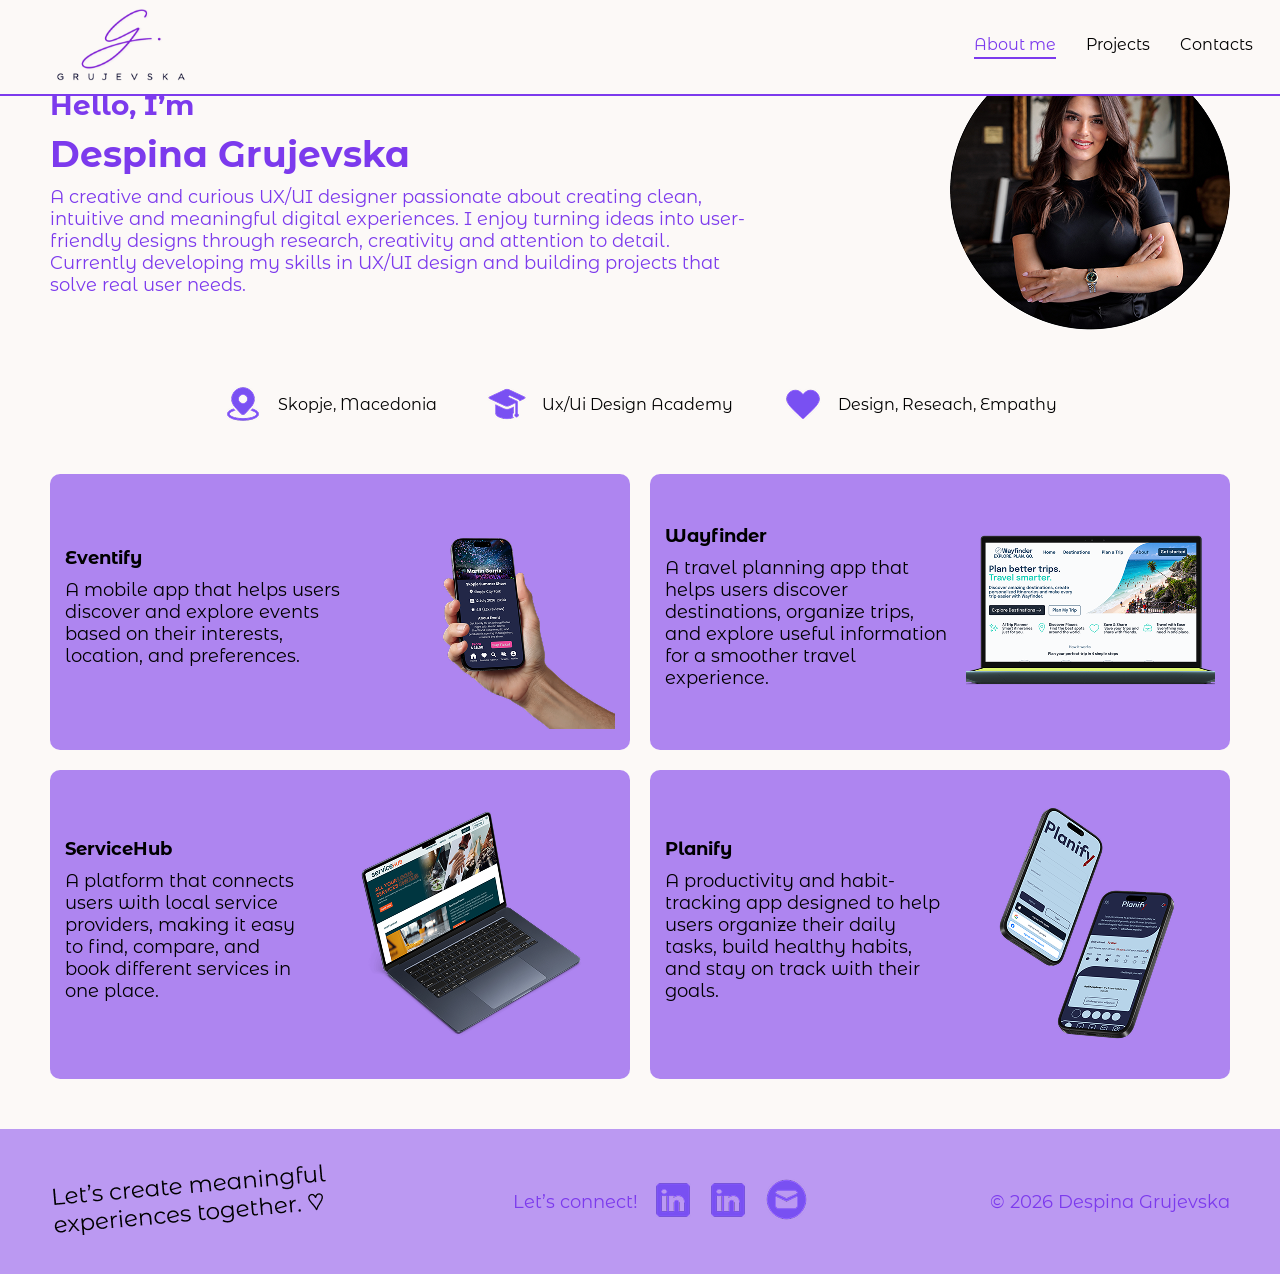
<file: index.html>
<!DOCTYPE html>
<html lang="en">

<head>
  <meta charset="UTF-8">
  <meta name="viewport" content="width=device-width, initial-scale=1.0">
  <title>Grujevska Portfolio</title>
  <link rel="stylesheet" href="main.css">
  <link rel="icon" href="images/flaticon.png">
</head>

<body>
  <header>
    <a href="index.html" class="logo">
      <img src="images/dg.svg" alt="logo">
    </a>
    <nav>
      <a href="index.html#hero" class="active"><span>About me</span></a>
      <a href="index.html#projects"><span>Projects</span></a>
      <a href="index.html#contact"><span>Contacts</span></a>
      <a href="mailto:despinagrujevska239@gmail.com"><img src="images/icon-mail.png" alt="mail"></a>
    </nav>
  </header>
  <main>
    <section id="hero">
      <div class="hero-section-top">
        <div class="hero-info">
          <h2> Hello, I’m </h2>
          <h1> Despina Grujevska</h1>
          <p>
            A creative and curious UX/UI designer passionate about creating clean, intuitive and meaningful digital
            experiences. I enjoy turning ideas into user-friendly designs through research, creativity and attention to
            detail. Currently developing my skills in UX/UI design and building projects that solve real user needs.
          </p>
        </div>
        <div class="hero-img"><img src="images/hero-img.png" alt="Despina"></div>
      </div>
      <div class="hero-points">
        <div class="hp">
          <img src="images/location.png" alt="location">
          <span>Skopje, Macedonia</span>
        </div>
        <div class="hp">
          <img src="images/education.png" alt="education">
          <span>Ux/Ui Design Academy</span>
        </div>
        <div class="hp">
          <img src="images/heart.png" alt="heart">
          <span>Design, Reseach, Empathy</span>
        </div>
      </div>
    </section>
    <section id="projects">
      <a href="cs-eventify.html" class="project-item">
        <div class="project-info">
          <h2>Eventify</h2>
          <p>A mobile app that helps users discover and explore events based on their interests, location, and
            preferences.</p>
        </div>
        <div class="project-img">
          <img src="images/cover-eventify.png" alt="cover-eventify">
        </div>
      </a>
      <a href="cs-wayfinder.html" class="project-item">
        <div class="project-info">
          <h2>Wayfinder</h2>
          <p>A travel planning app that helps users discover destinations, organize trips, and explore useful
            information for a smoother travel experience.</p>
        </div>
        <div class="project-img">
          <img src="images/cover-wayfinder.png" alt="wayfinder">
        </div>
      </a>
      <a href="cs-servicehub.html" class="project-item">
        <div class="project-info">
          <h2>ServiceHub</h2>
          <p>A platform that connects users with local service providers, making it easy to find, compare, and book
            different services in one place.</p>
        </div>
        <div class="project-img">
          <img src="images/cover-servicehub.png" alt="cover-servicehub">
        </div>
      </a>
      <a href="cs-planify.html" class="project-item">
        <div class="project-info">
          <h2>Planify</h2>
          <p>A productivity and habit-tracking app designed to help users organize their daily tasks, build healthy
            habits, and stay on track with their goals.</p>
        </div>
        <div class="project-img">
          <img src="images/cover-planify.png" alt="cover-planify">
        </div>
      </a>
    </section>
  </main>
  <footer id="contact">
    <div class="footer-deco">
      <img src="images/fouter-deco.png" alt="deco">
    </div>
    <div class="footer-contacts">
      <p>Let’s connect!</p>
      <a href="https://www.instagram.com/d.grujevska"><img src="images/linkedin.png" alt="instagram"></a>
      <a
        href="https://www.linkedin.com/in/despina-grujevska-15b585445?utm_source=share_via&utm_content=profile&utm_medium=member_ios"><img
          src="images/linkedin.png" alt="linkedin"></a>
      <a href="mailto:despinagrujevska239@gmail.com"><img src="images/icon-mail.png" alt="mail"></a>
    </div>
    <div class="footer-rights">
      <p>© 2026 Despina Grujevska</p>
    </div>
  </footer>
  <script src="main.js"></script>
</body>

</html>
</file>
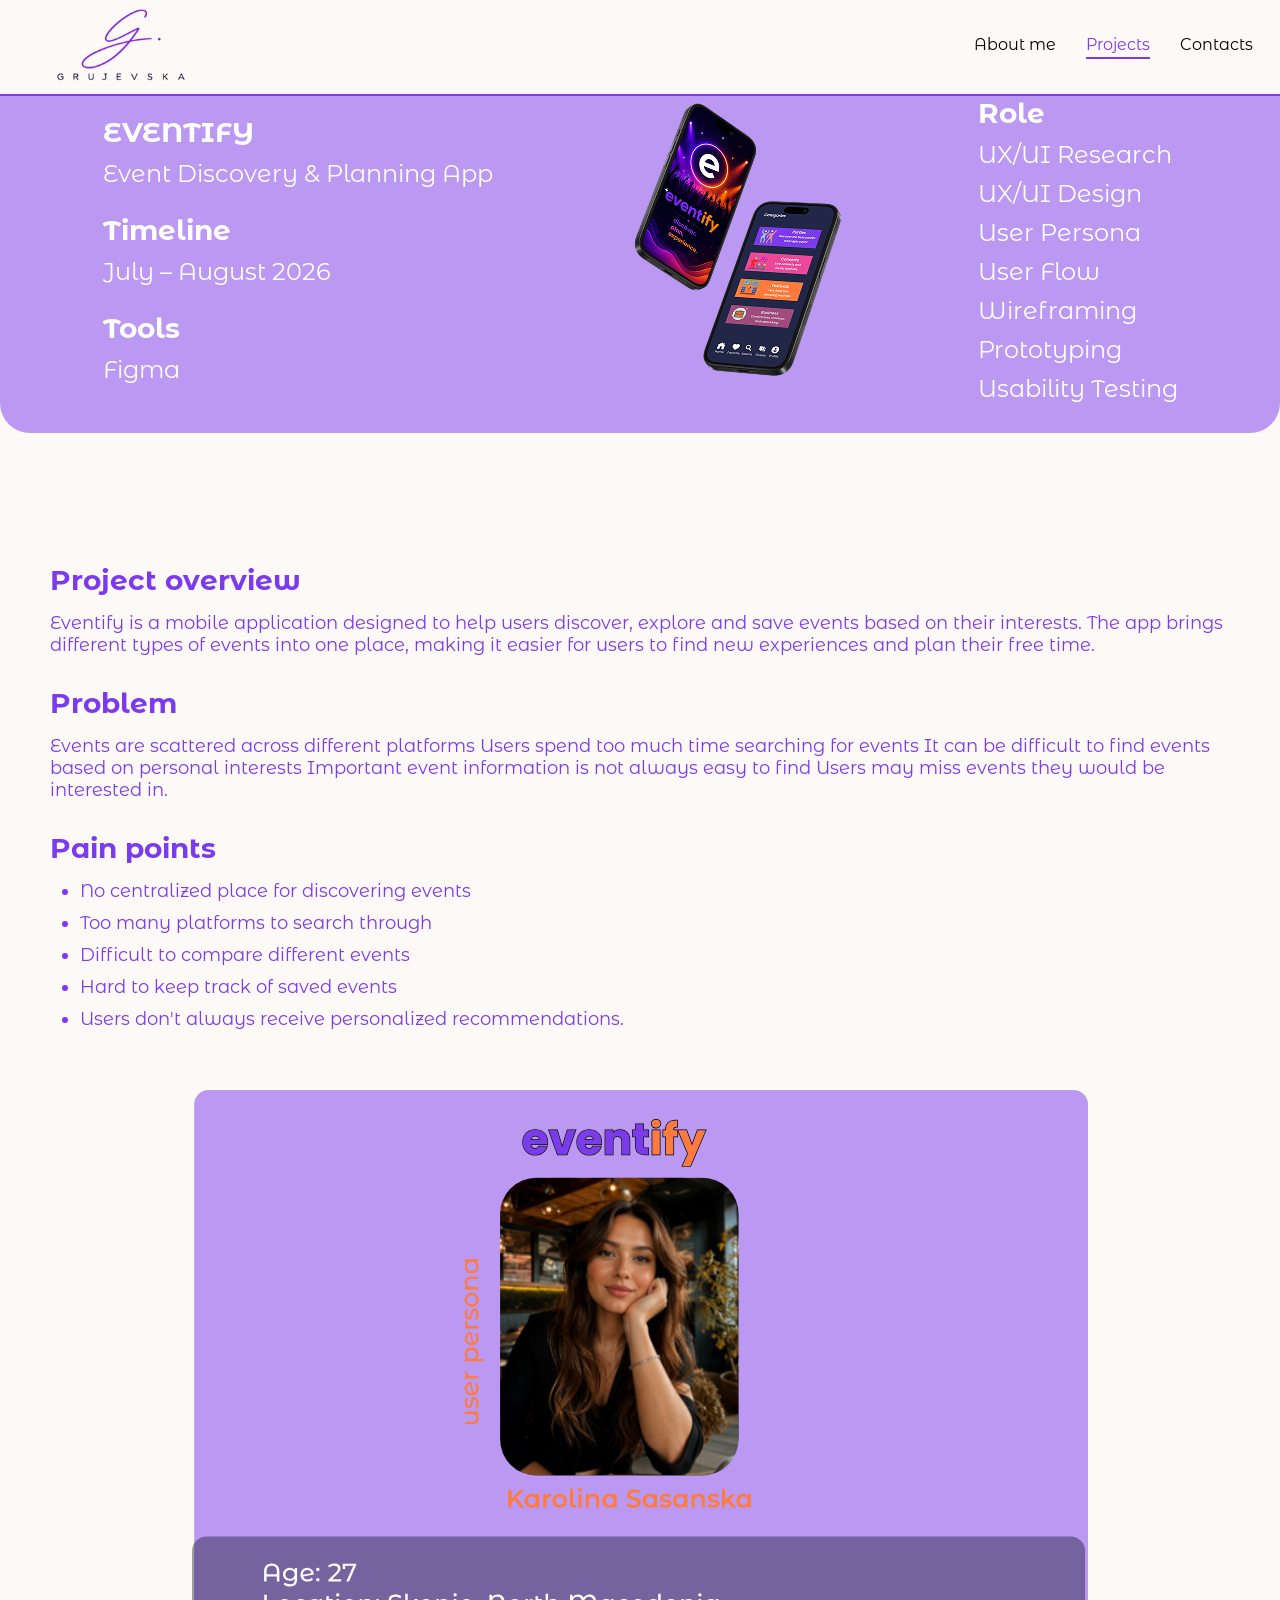
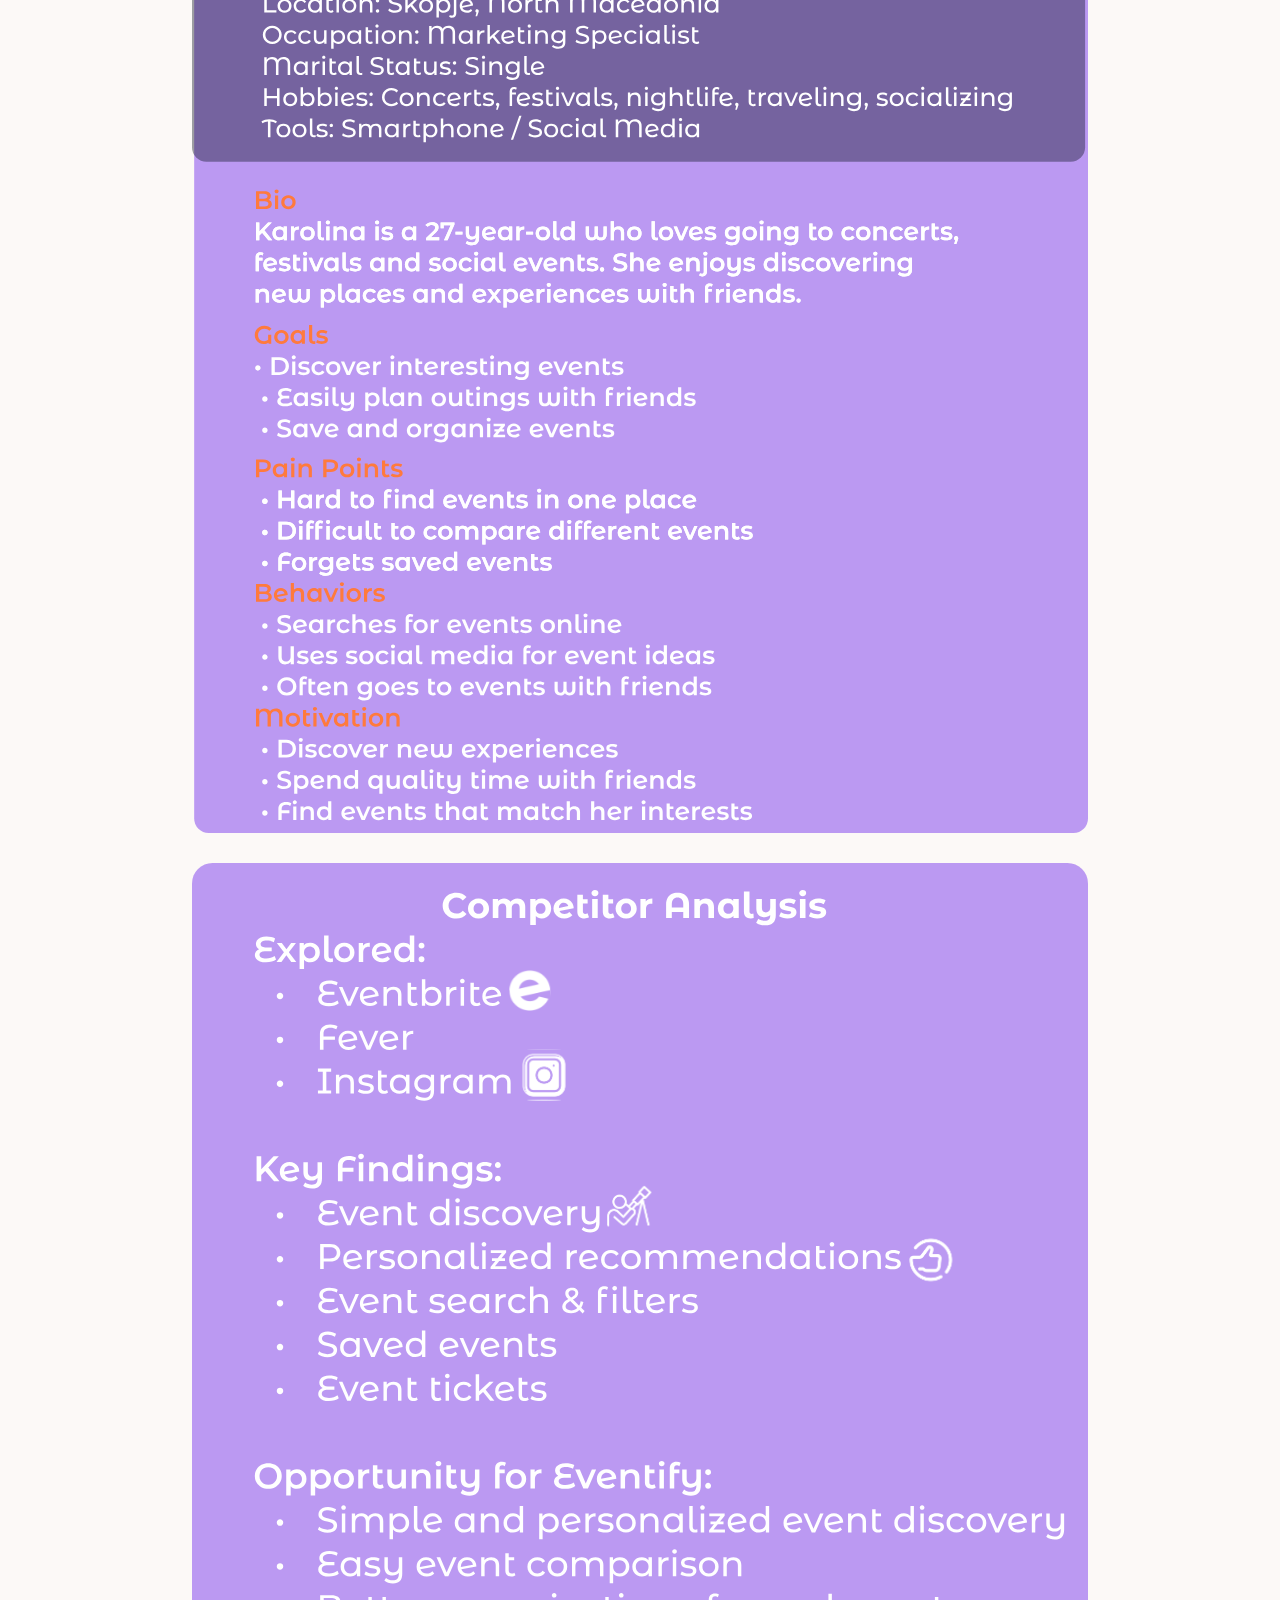
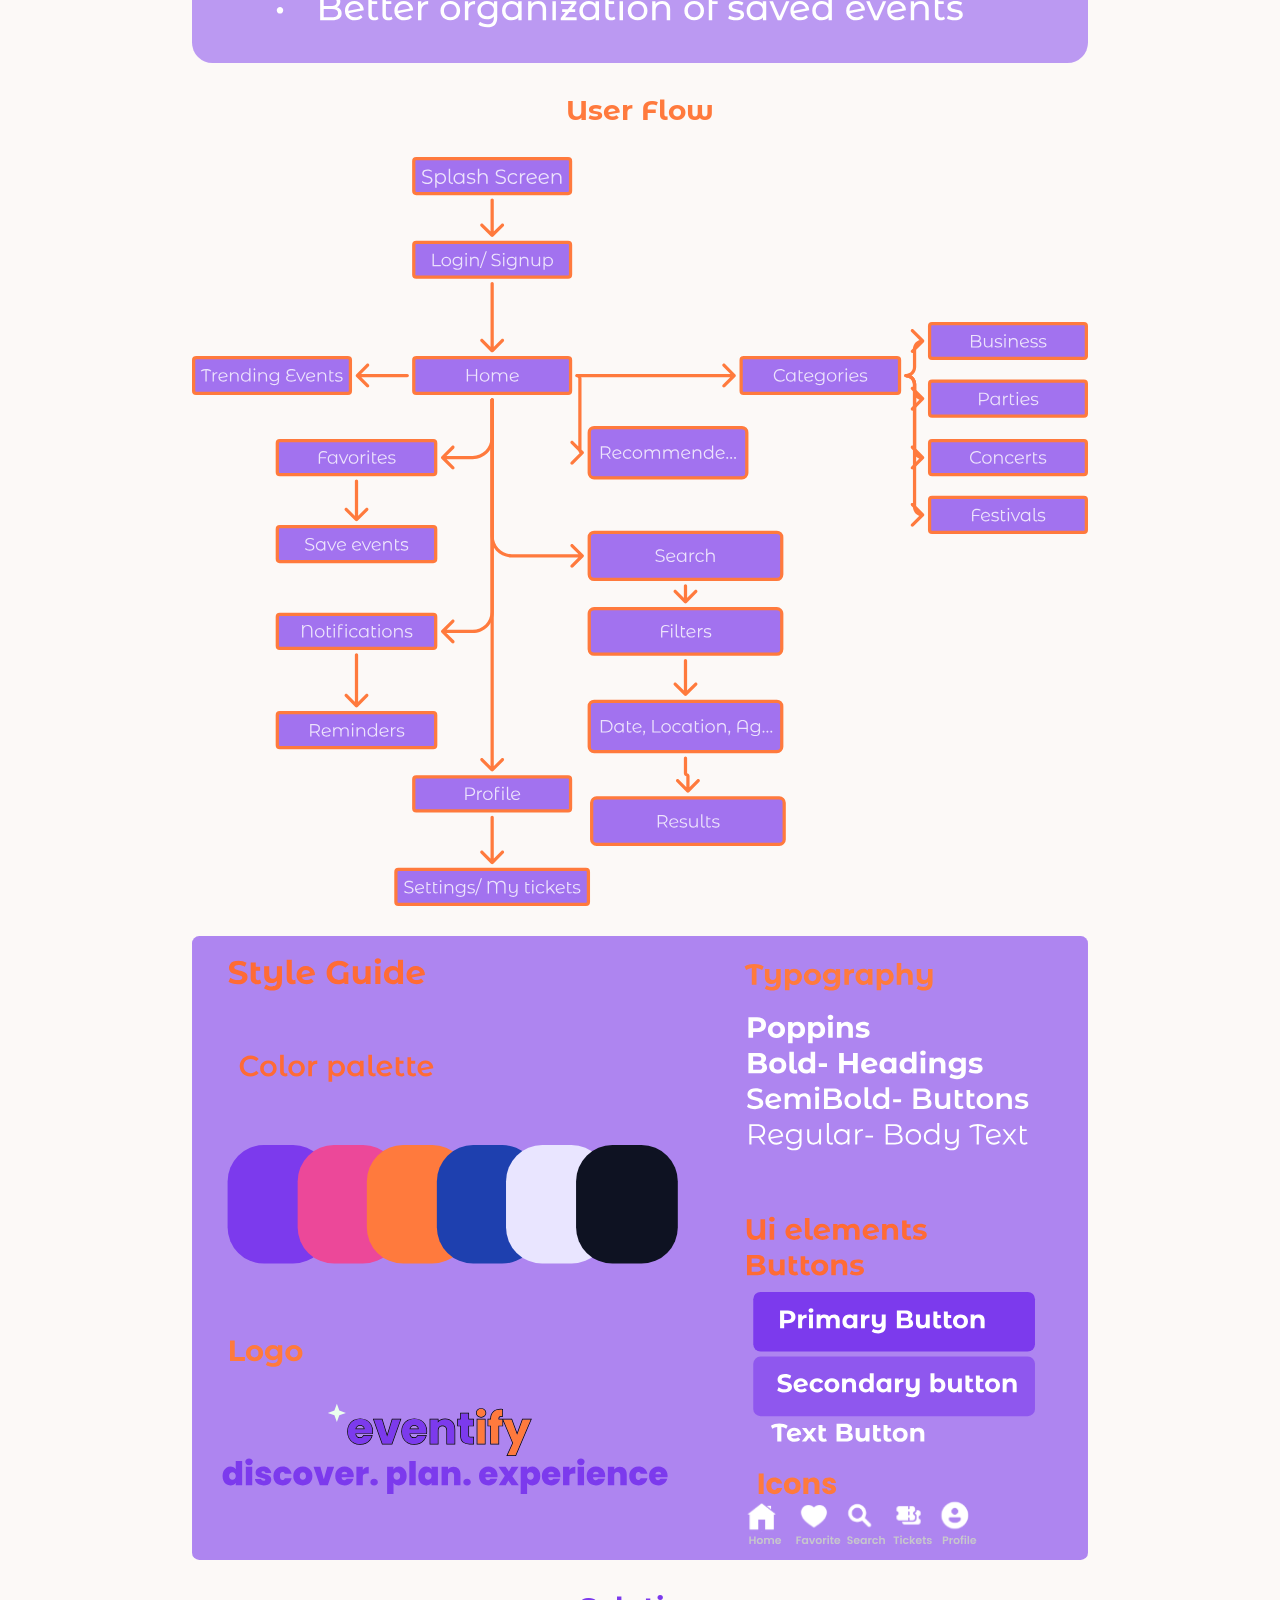
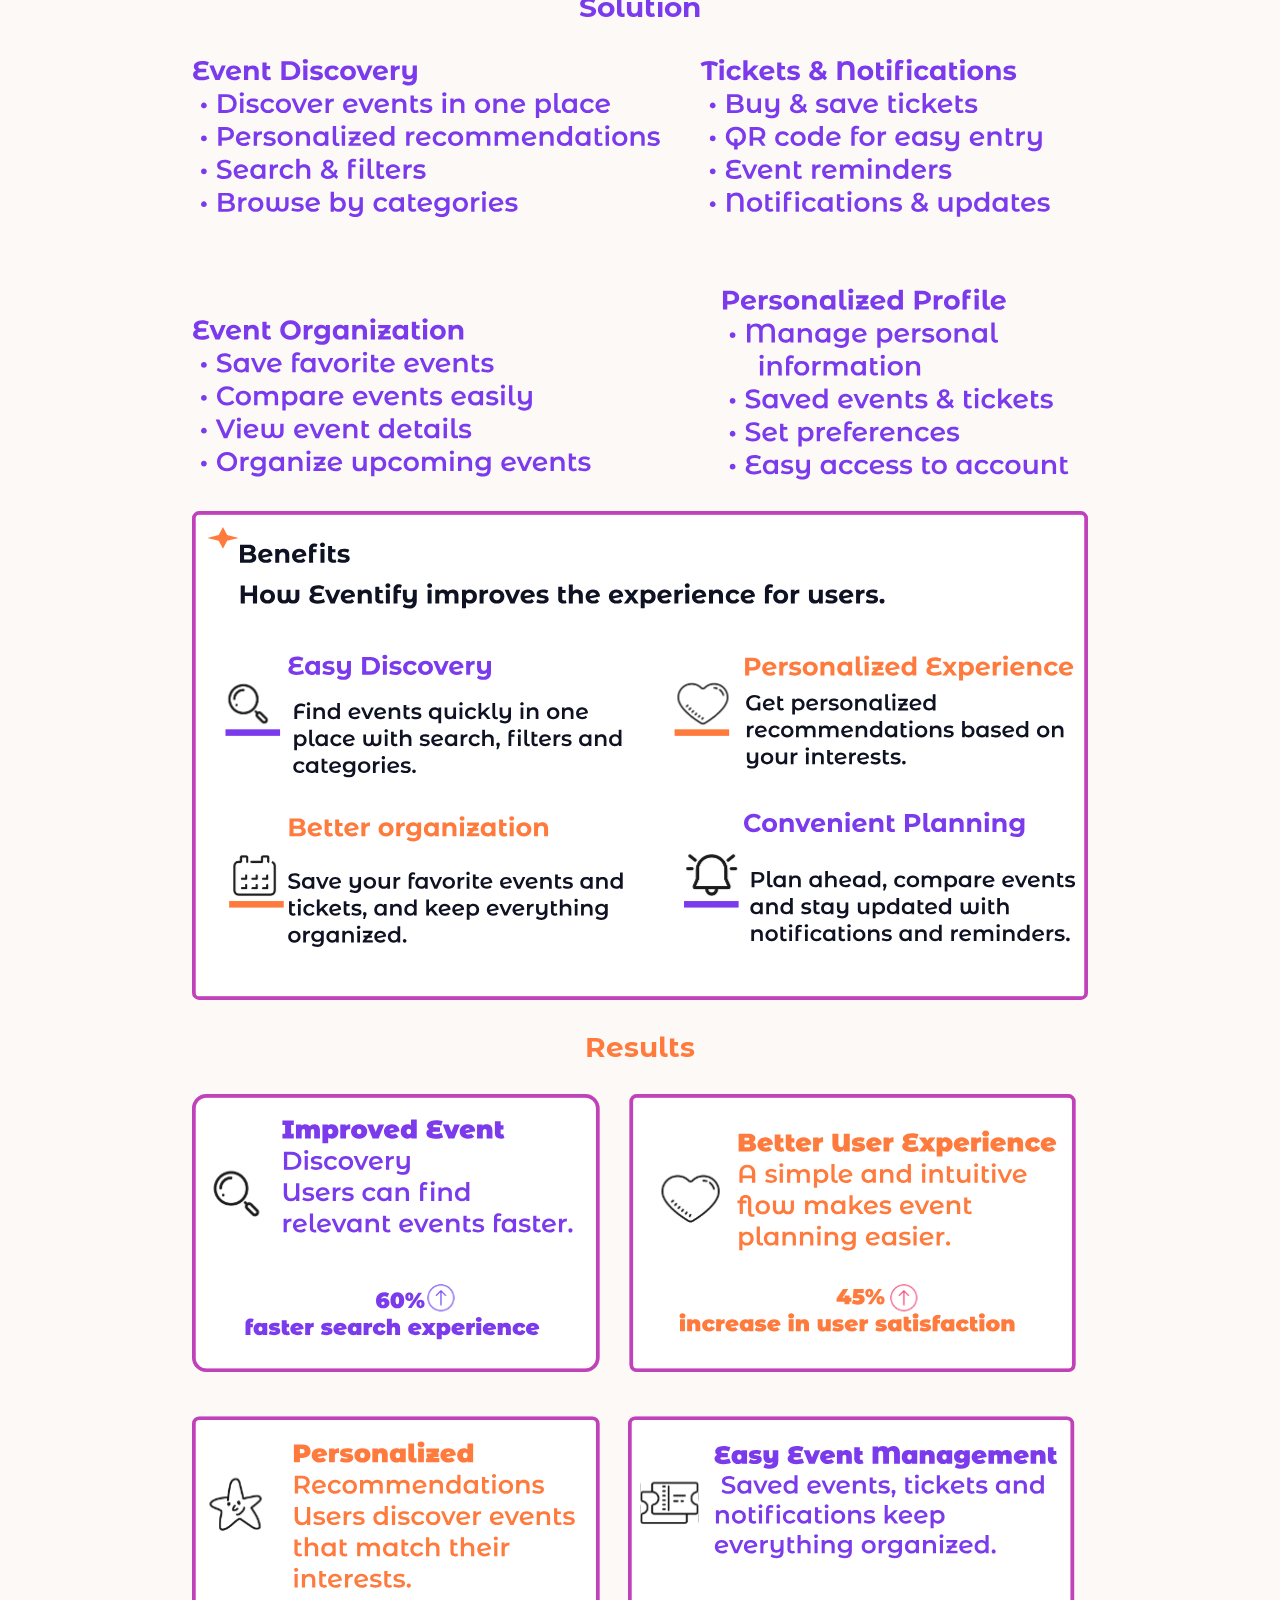
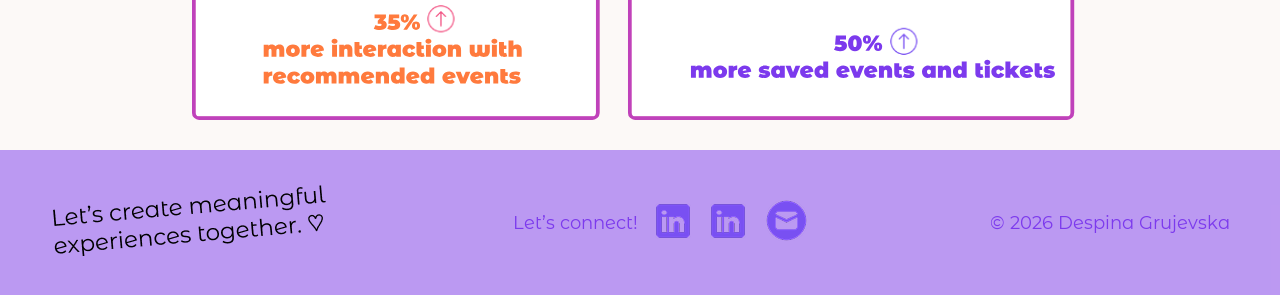
<file: cs-eventify.html>
<!DOCTYPE html>
<html lang="en">

<head>
  <meta charset="UTF-8">
  <meta name="viewport" content="width=device-width, initial-scale=1.0">
  <title>Grujevska Portfolio | Eventify</title>
  <link rel="stylesheet" href="main.css">
  <link rel="icon" href="images/flaticon.png">
</head>

<body>
  <header>
    <a href="index.html" class="logo">
      <img src="images/dg.svg" alt="logo">
    </a>
    <nav>
      <a href="index.html#hero"><span>About me</span></a>
      <a href="index.html#projects" class="active"><span>Projects</span></a>
      <a href="index.html#contact"><span>Contacts</span></a>
      <a href="mailto:despinagrujevska239@gmail.com"><img src="images/icon-mail.png" alt="mail"></a>
    </nav>
  </header>
  <main>
    <section class="p-hero">
      <div class="p-hero-info">
        <h2>EVENTIFY</h2>
        <span>Event Discovery & Planning App</span>
        <h2>Timeline</h2>
        <span>July – August 2026</span>
        <h2>Tools</h2>
        <span>Figma</span>
      </div>
      <div class="p-hero-img">
        <img src="images/eventify/cs-eventify-hero.png" alt="">
      </div>
      <div class="p-hero-role">
        <h2>Role</h2>
        <span> UX/UI Research</span>
        <span> UX/UI Design</span>
        <span> User Persona</span>
        <span> User Flow</span>
        <span> Wireframing</span>
        <span> Prototyping</span>
        <span> Usability Testing</span>
      </div>
    </section>
    <section class="p-info">
      <h2>Project overview</h2>
      <p>Eventify is a mobile application designed to help users discover, explore and save events based on their
        interests. The app brings different types of events into one place, making it easier for users to find new
        experiences and plan their free time.</p>
      <h2>Problem</h2>
      <p>Events are scattered across different platforms
        Users spend too much time searching for events
        It can be difficult to find events based on personal
        interests
        Important event information is not always easy to find
        Users may miss events they would be interested in.</p>
      <h2>Pain points</h2>
      <ul>
        <li>No centralized place for discovering events</li>
        <li>Too many platforms to search through</li>
        <li>Difficult to compare different events</li>
        <li>Hard to keep track of saved events</li>
        <li>Users don't always receive personalized recommendations.</li>
      </ul>
    </section>
    <section class="p-elements">
      <img src="images/eventify/eventify-persona.svg" alt="user persona">
      <img src="images/eventify/eventify-competitor.svg" alt="competitor analisys">
      <h2 class="subtitle-orange">User Flow</h2>
      <img src="images/eventify/eventify-userFlow.svg" alt="userflow">
      <img src="images/eventify/eventify-styleguide.svg" alt="styleguide">
      <h2>Solution</h2>
      <img src="images/eventify/eventify-solution.svg" alt="solution">
      <img src="images/eventify/eventify-benefits.svg" alt="benefits">
      <h2 class="subtitle-orange">Results</h2>
      <img src="images/eventify/eventify-resaults.svg" alt="resaults">
    </section>
  </main>
  <footer id="contact">
    <div class="footer-deco">
      <img src="images/fouter-deco.png" alt="deco">
    </div>
    <div class="footer-contacts">
      <p>Let’s connect!</p>
      <a href="https://www.instagram.com/d.grujevska"><img src="images/linkedin.png" alt="instagram"></a>
      <a
        href="https://www.linkedin.com/in/despina-grujevska-15b585445?utm_source=share_via&utm_content=profile&utm_medium=member_ios"><img
          src="images/linkedin.png" alt="linkedin"></a>
      <a href="mailto:despinagrujevska239@gmail.com"><img src="images/icon-mail.png" alt="mail"></a>
    </div>
    <div class="footer-rights">
      <p>© 2026 Despina Grujevska</p>
    </div>
  </footer>
</body>

</html>
</file>
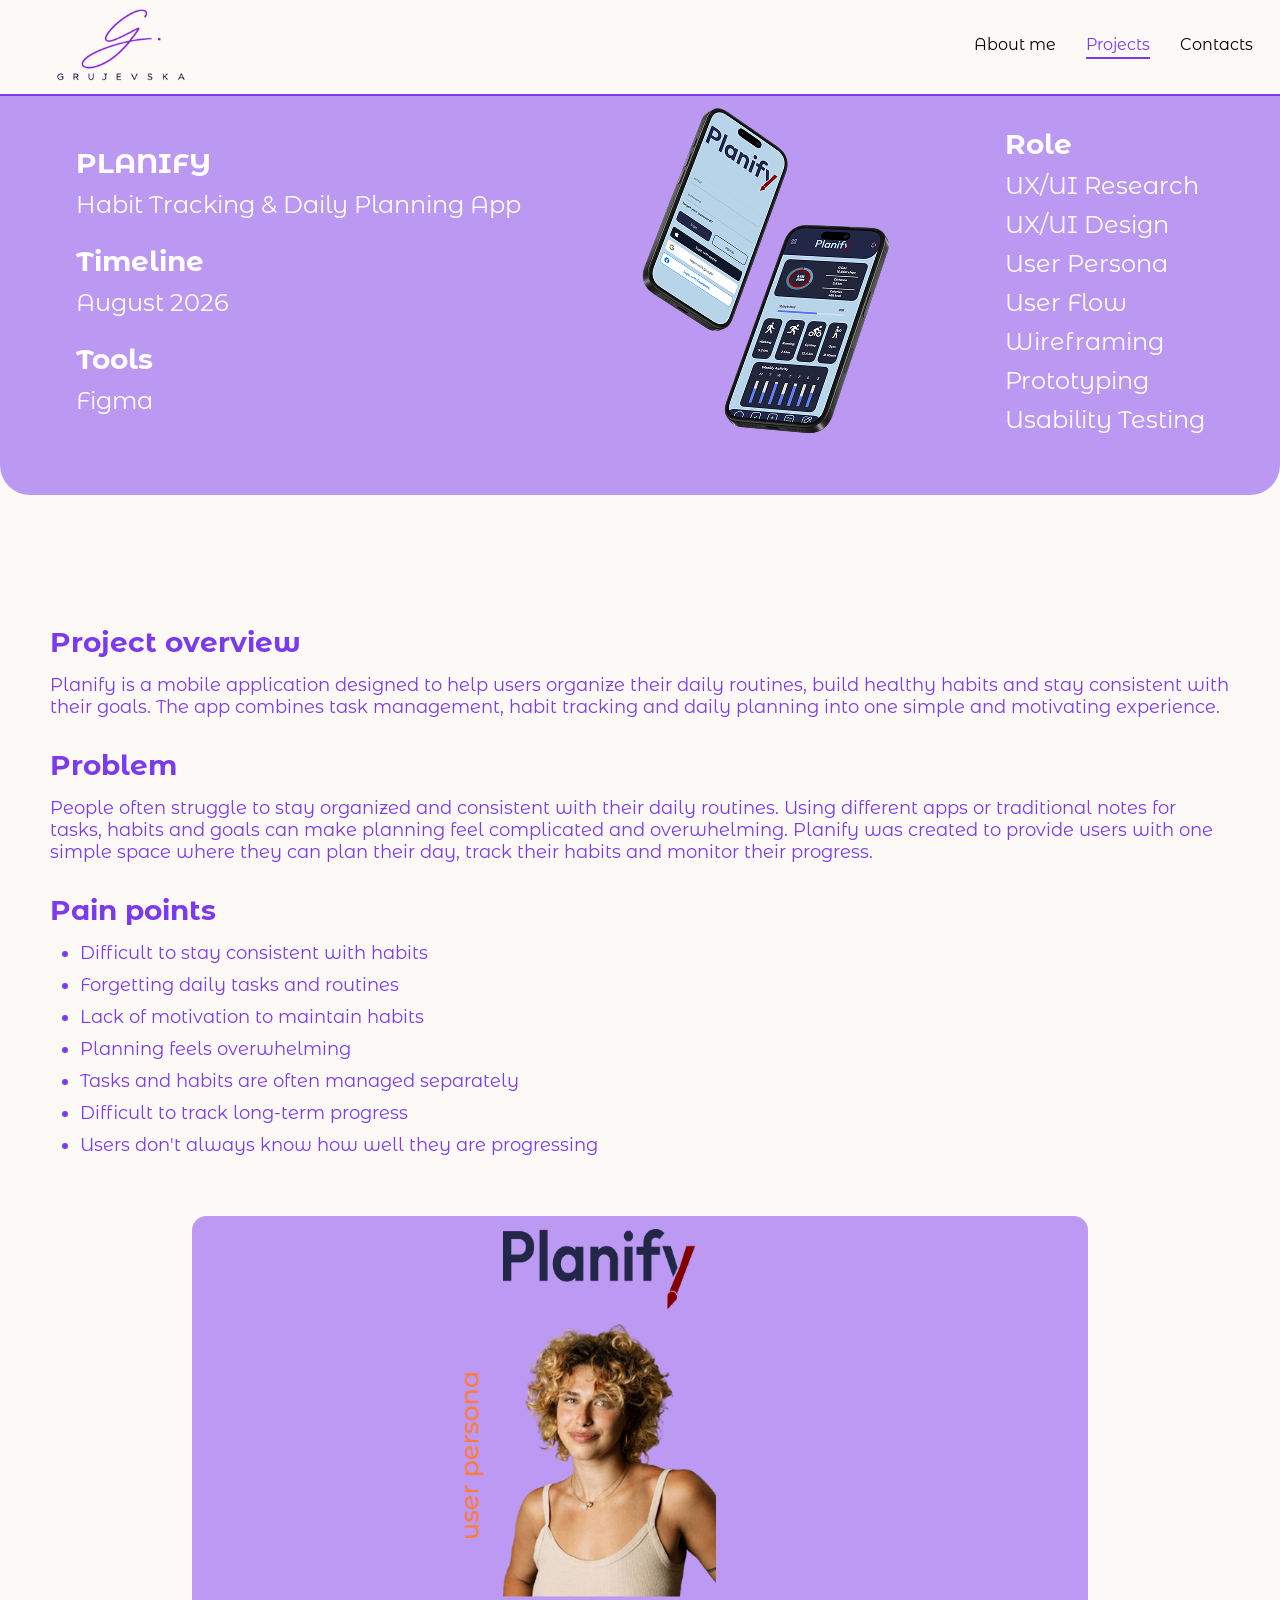
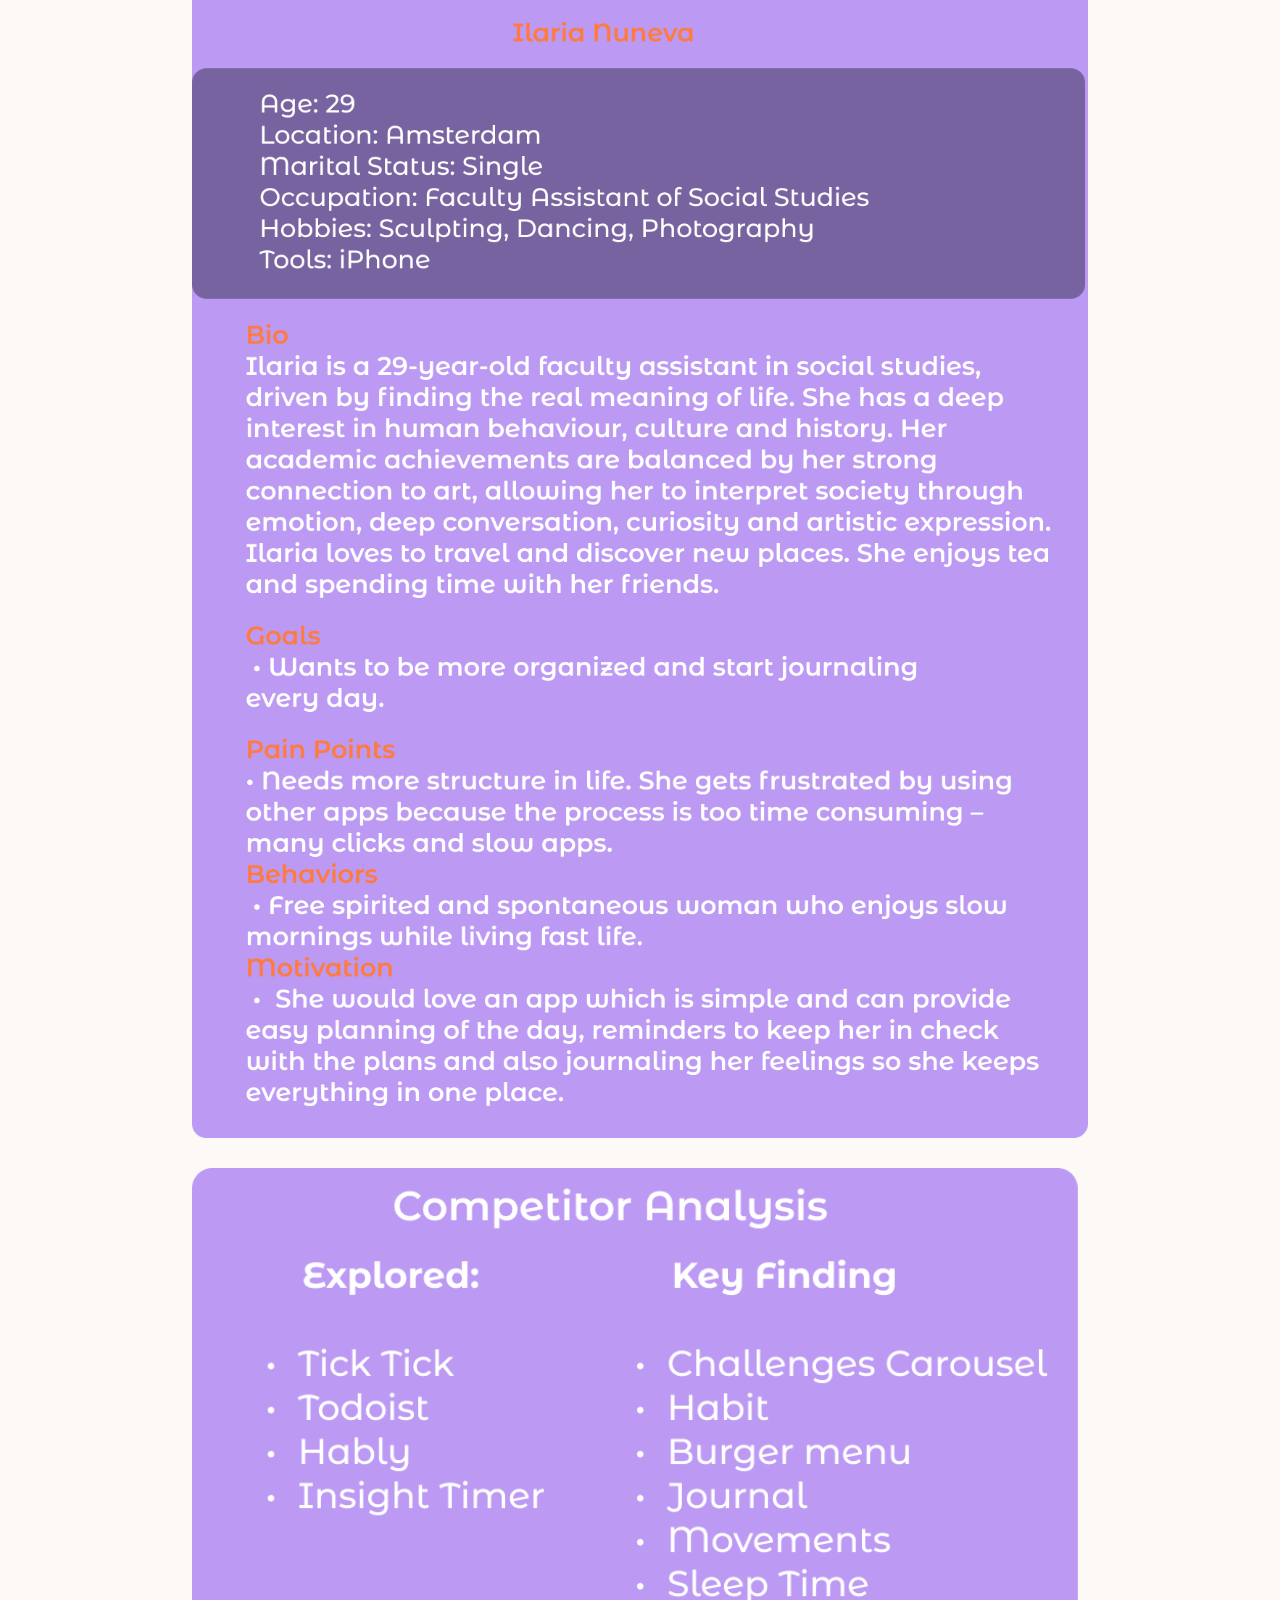
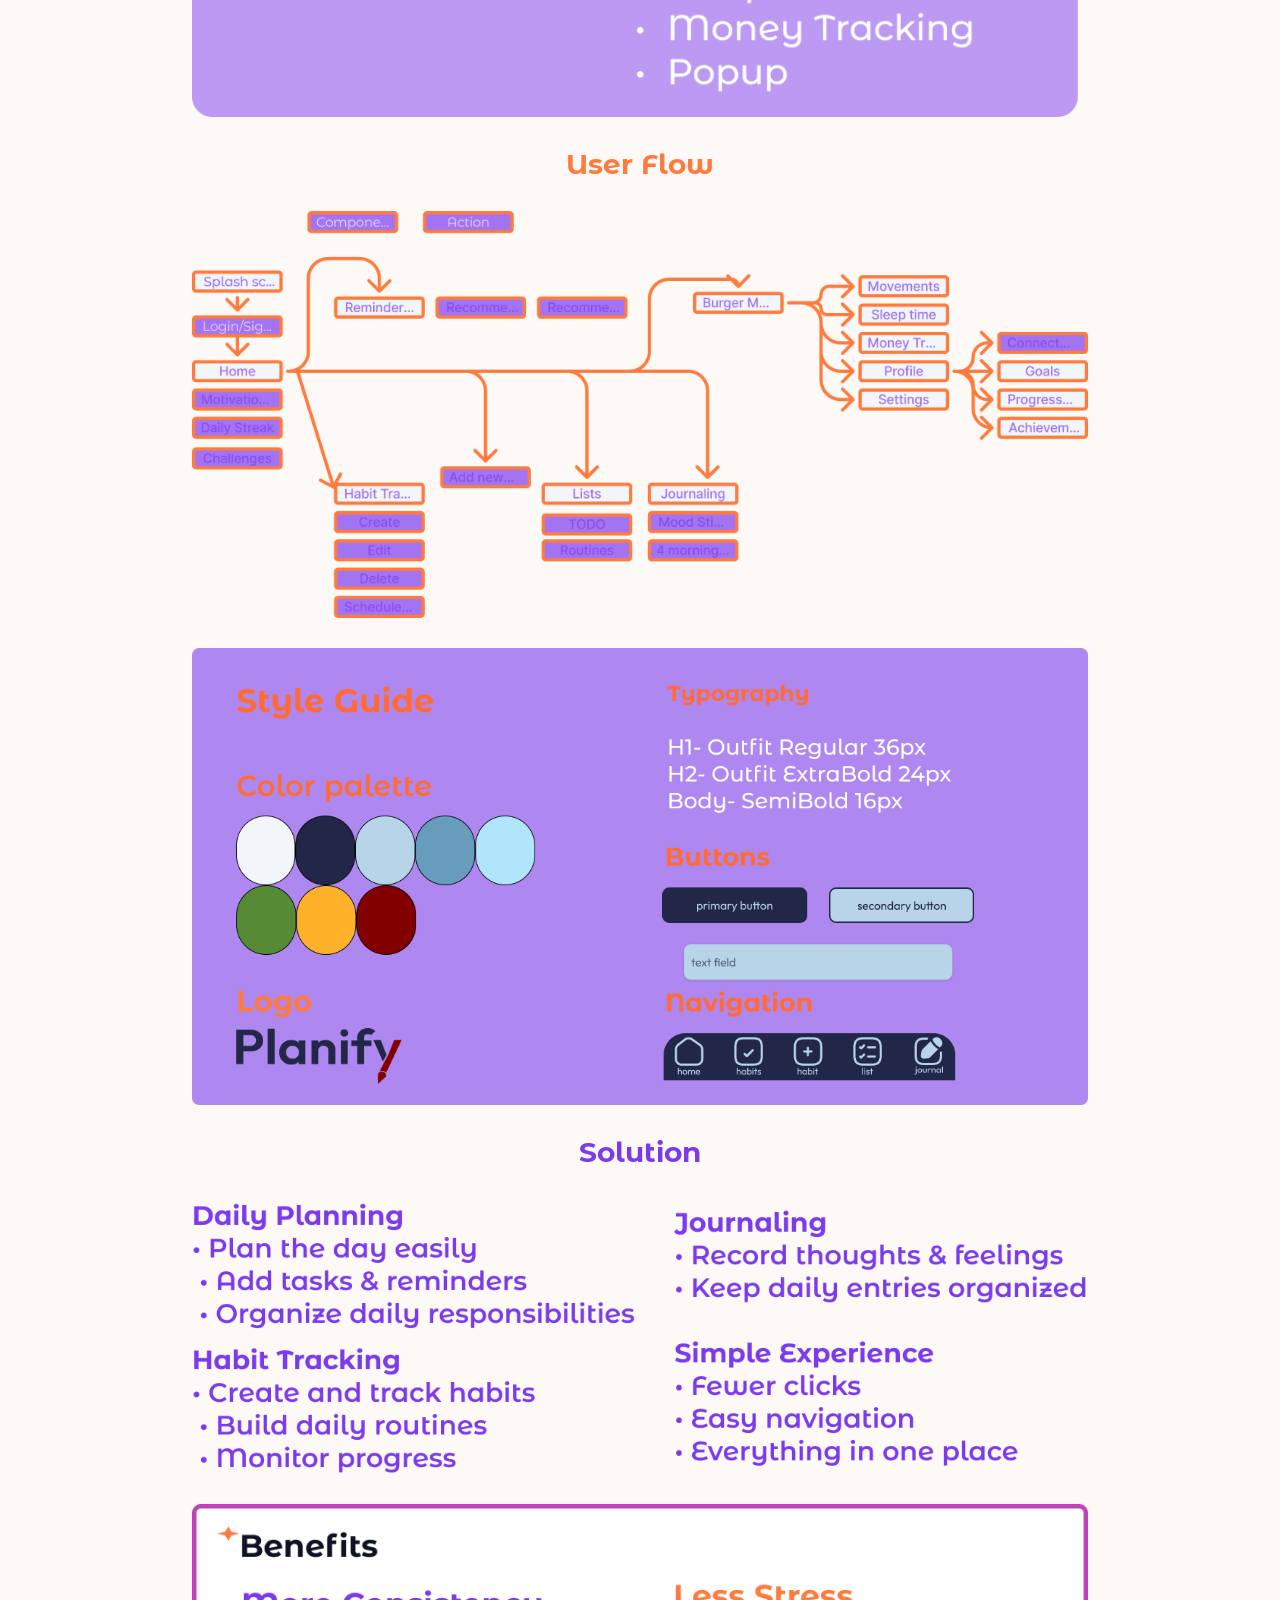
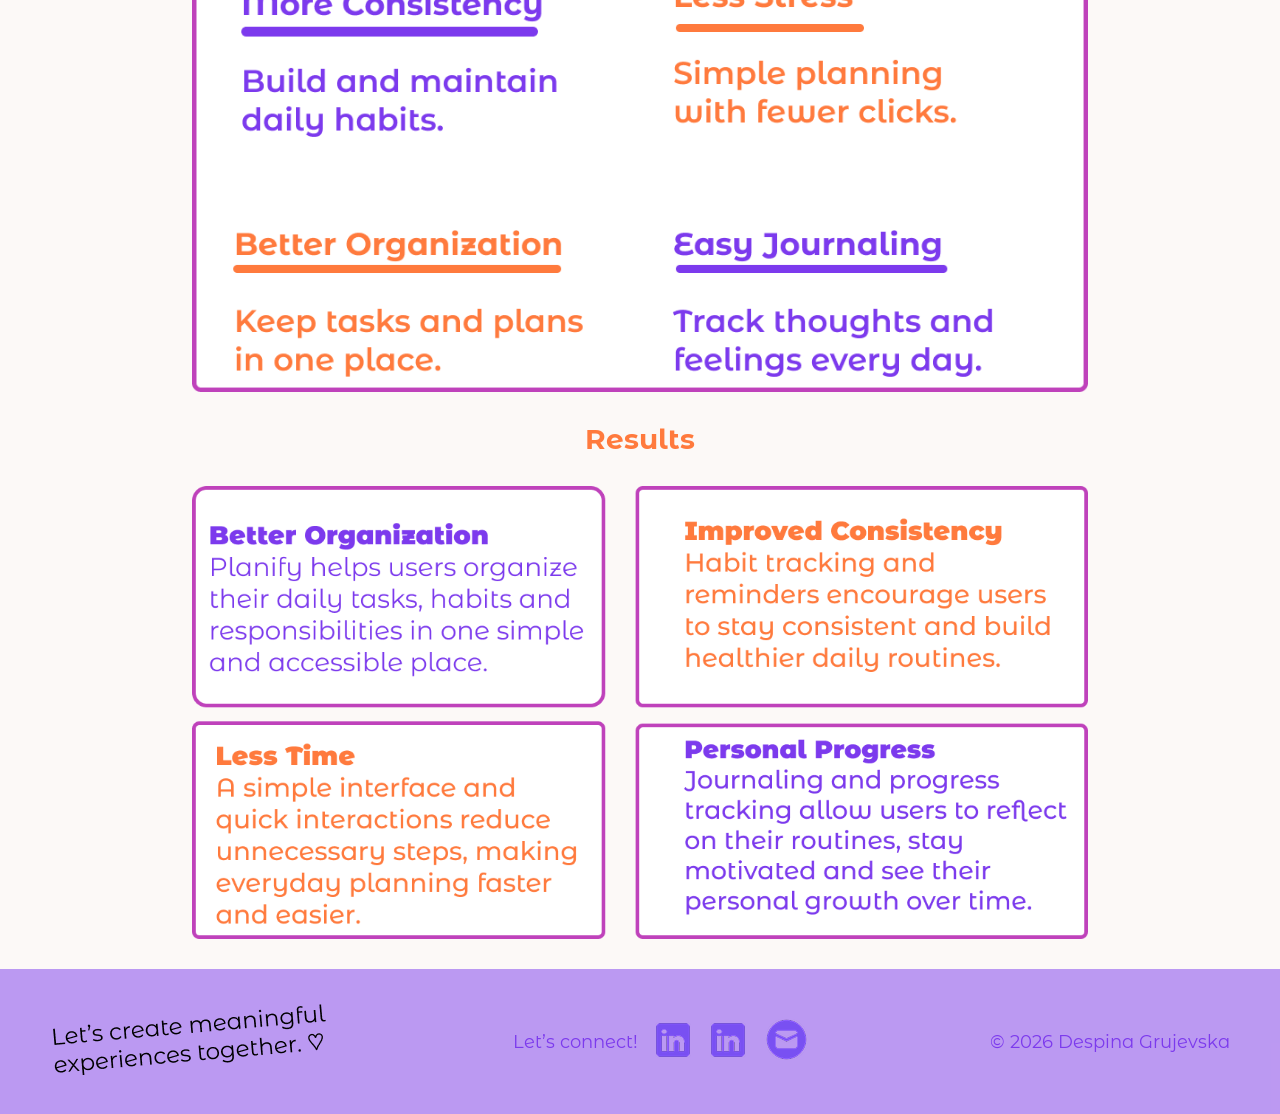
<file: cs-planify.html>
<!DOCTYPE html>
<html lang="en">

<head>
  <meta charset="UTF-8">
  <meta name="viewport" content="width=device-width, initial-scale=1.0">
  <title>Grujevska Portfolio | Planify</title>
  <link rel="stylesheet" href="main.css">
  <link rel="icon" href="images/flaticon.png">
</head>

<body>
  <header>
    <a href="index.html" class="logo">
      <img src="images/dg.svg" alt="logo">
    </a>
    <nav>
      <a href="index.html#hero"><span>About me</span></a>
      <a href="index.html#projects" class="active"><span>Projects</span></a>
      <a href="index.html#contact"><span>Contacts</span></a>
      <a href="mailto:despinagrujevska239@gmail.com"><img src="images/icon-mail.png" alt="mail"></a>
    </nav>
  </header>
  <main>
    <section class="p-hero">
      <div class="p-hero-info">
        <h2>PLANIFY</h2>
        <span>Habit Tracking & Daily Planning App</span>
        <h2>Timeline</h2>
        <span>August 2026</span>
        <h2>Tools</h2>
        <span>Figma</span>
      </div>
      <div class="p-hero-img">
        <img src="images/planify/planify-hero.png" alt="hero">
      </div>
      <div class="p-hero-role">
        <h2>Role</h2>
        <span> UX/UI Research</span>
        <span> UX/UI Design</span>
        <span> User Persona</span>
        <span> User Flow</span>
        <span> Wireframing</span>
        <span> Prototyping</span>
        <span> Usability Testing</span>
      </div>
    </section>
    <section class="p-info">
      <h2>Project overview</h2>
      <p>
        Planify is a mobile application designed to help users organize their daily routines, build healthy habits and
        stay consistent with their goals.
        The app combines task management, habit tracking and daily planning into one simple and motivating experience.
      </p>
      <h2>Problem</h2>
      <p>People often struggle to stay organized and consistent with their daily routines.
        Using different apps or traditional notes for tasks, habits and goals can make planning feel complicated and
        overwhelming.
        Planify was created to provide users with one simple space where they can plan their day, track their habits and
        monitor their progress.</p>
      <h2>Pain points</h2>
      <ul>
        <li>Difficult to stay consistent with habits</li>
        <li> Forgetting daily tasks and routines</li>
        <li>Lack of motivation to maintain habits</li>
        <li>Planning feels overwhelming</li>
        <li>Tasks and habits are often managed separately</li>
        <li>Difficult to track long-term progress</li>
        <li>Users don't always know how well they are progressing</li>
      </ul>
    </section>
    <section class="p-elements">
      <img src="images/planify/planify-userpersona.png" alt="user persona">
      <img src="images/planify/planify-competitor.png" alt="competitor analisys">
      <h2 class="subtitle-orange">User Flow</h2>
      <img src="images/planify/planify-userflow.png" alt="userflow">
      <img src="images/planify/planify-styleguide.png" alt="styleguide">
      <h2>Solution</h2>
      <img src="images/planify/planify-solution.png" alt="solution">
      <img src="images/planify/planify-benefits.png" alt="benefits">
      <h2 class="subtitle-orange">Results</h2>
      <img src="images/planify/planify-results.png" alt="resaults">
    </section>
  </main>
  <footer id="contact">
    <div class="footer-deco">
      <img src="images/fouter-deco.png" alt="deco">
    </div>
    <div class="footer-contacts">
      <p>Let’s connect!</p>
      <a href="https://www.instagram.com/d.grujevska"><img src="images/linkedin.png" alt="instagram"></a>
      <a
        href="https://www.linkedin.com/in/despina-grujevska-15b585445?utm_source=share_via&utm_content=profile&utm_medium=member_ios"><img
          src="images/linkedin.png" alt="linkedin"></a>
      <a href="mailto:despinagrujevska239@gmail.com"><img src="images/icon-mail.png" alt="mail"></a>
    </div>
    <div class="footer-rights">
      <p>© 2026 Despina Grujevska</p>
    </div>
  </footer>

</body>

</html>
</file>
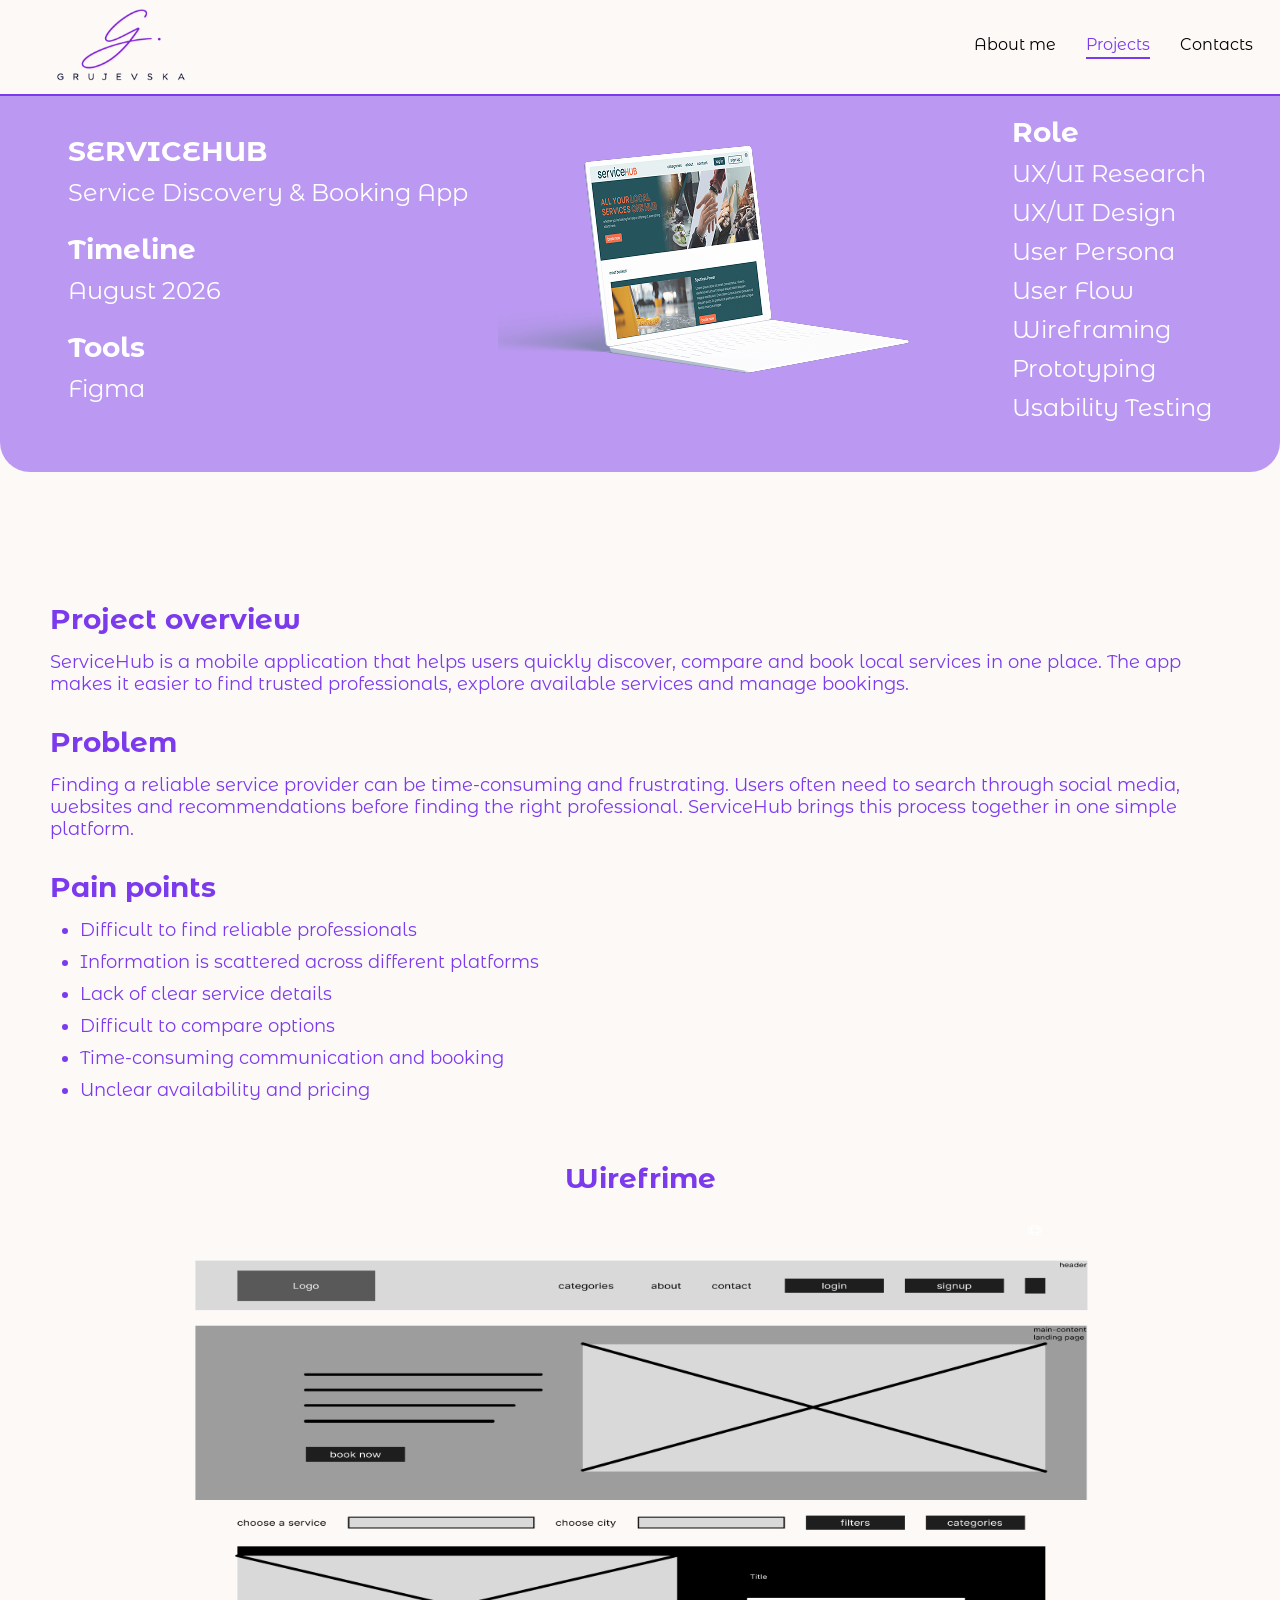
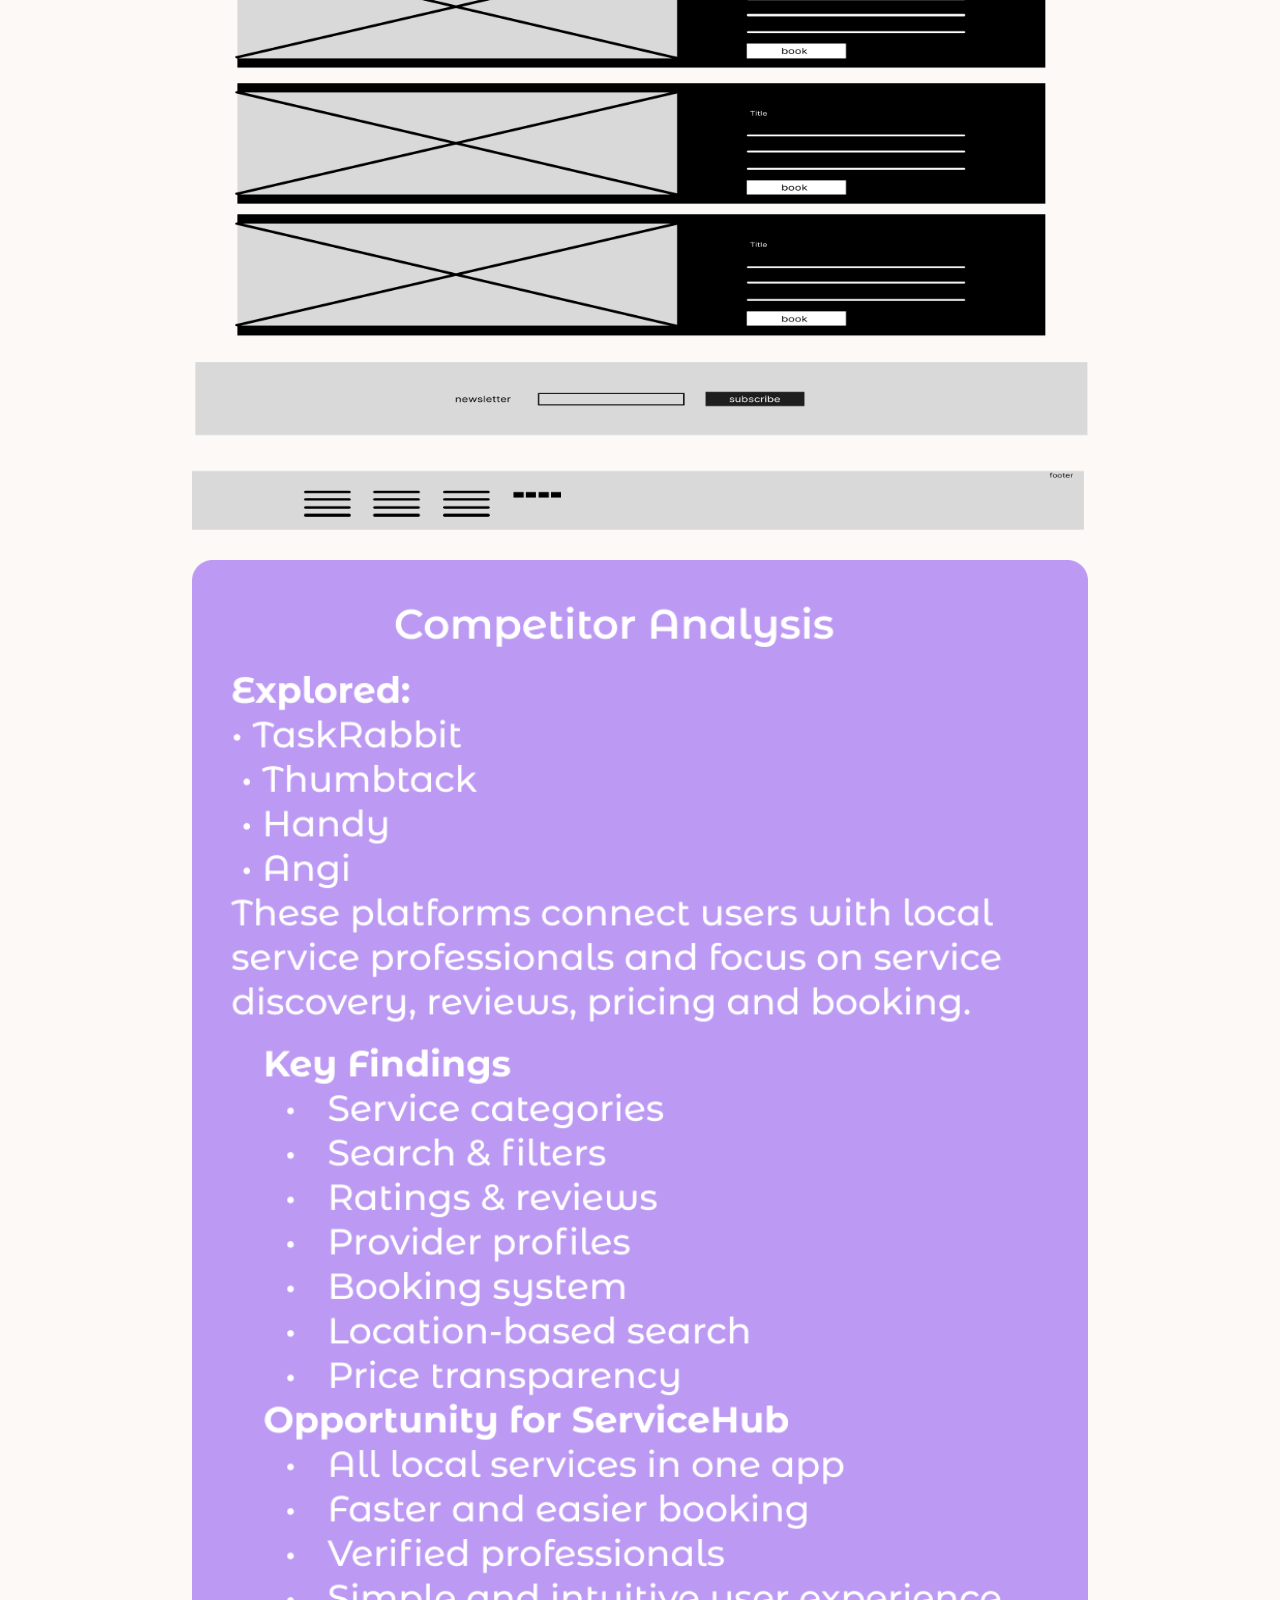
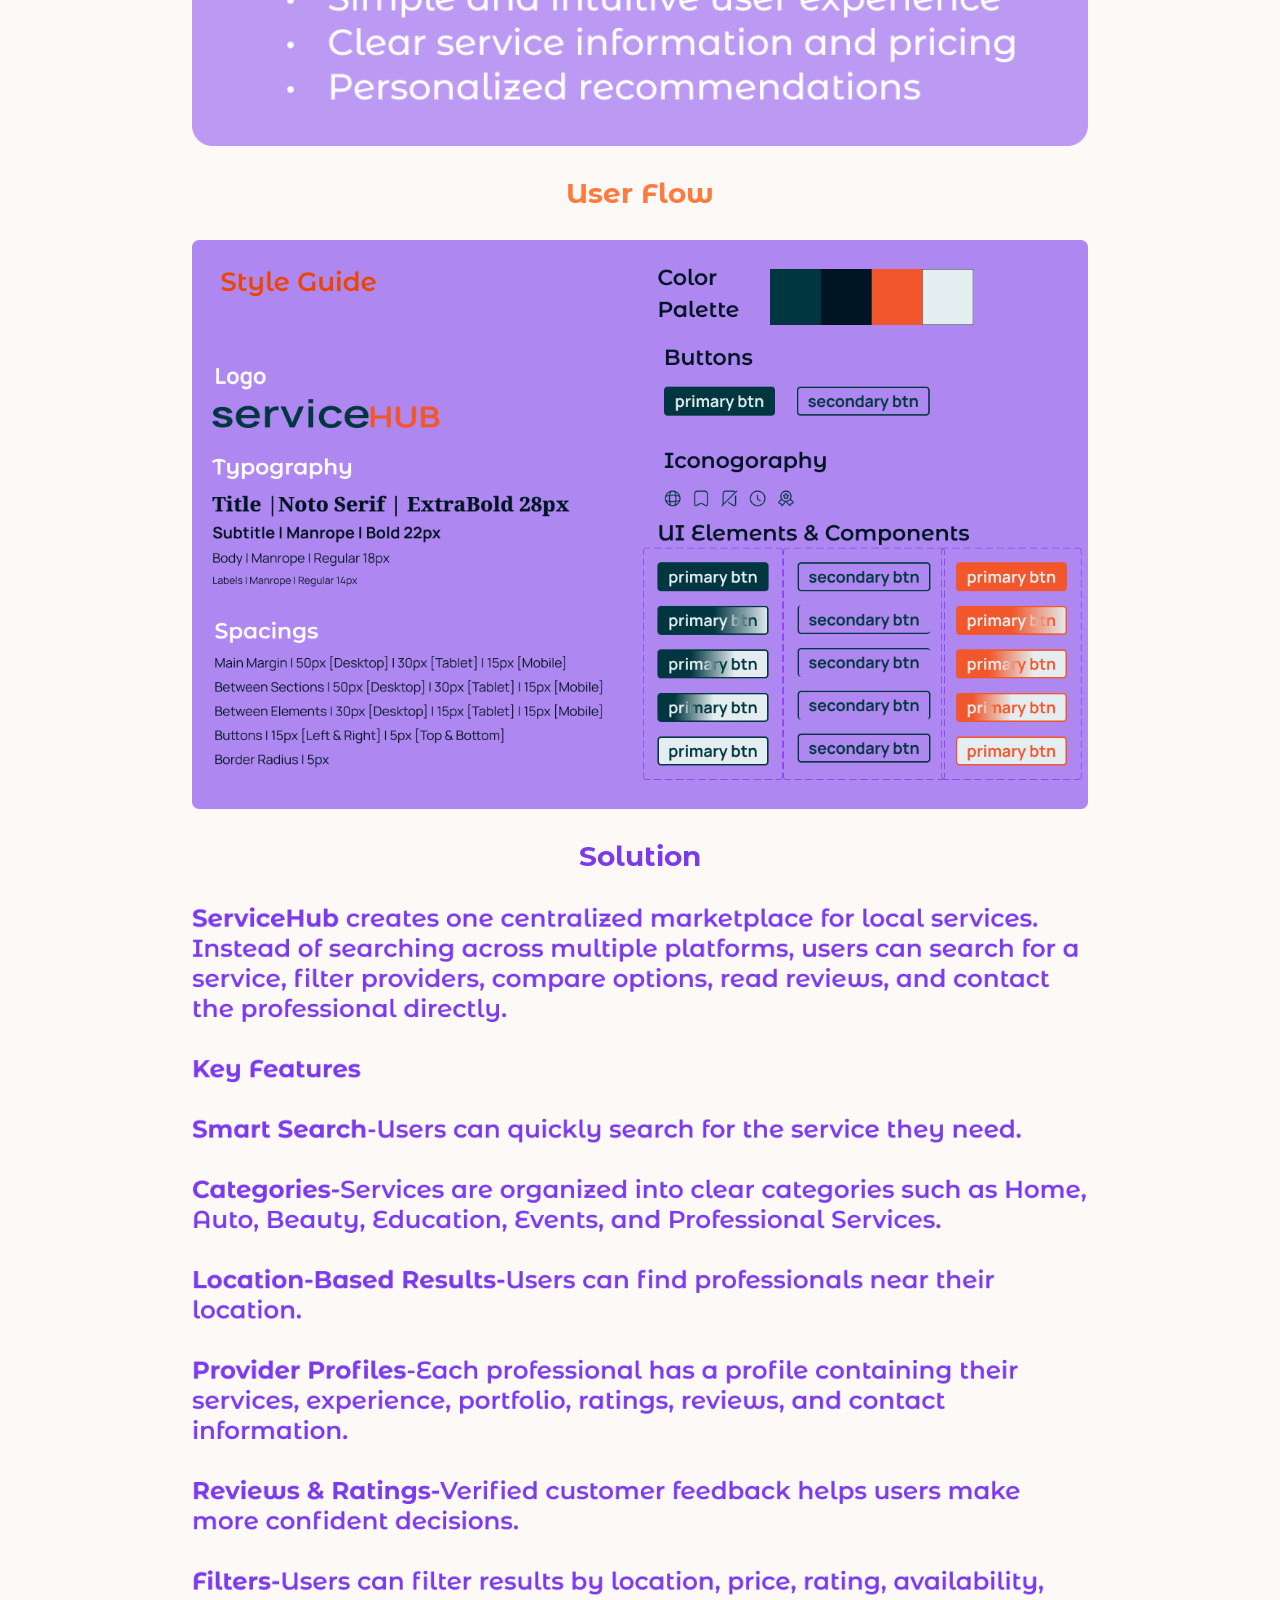
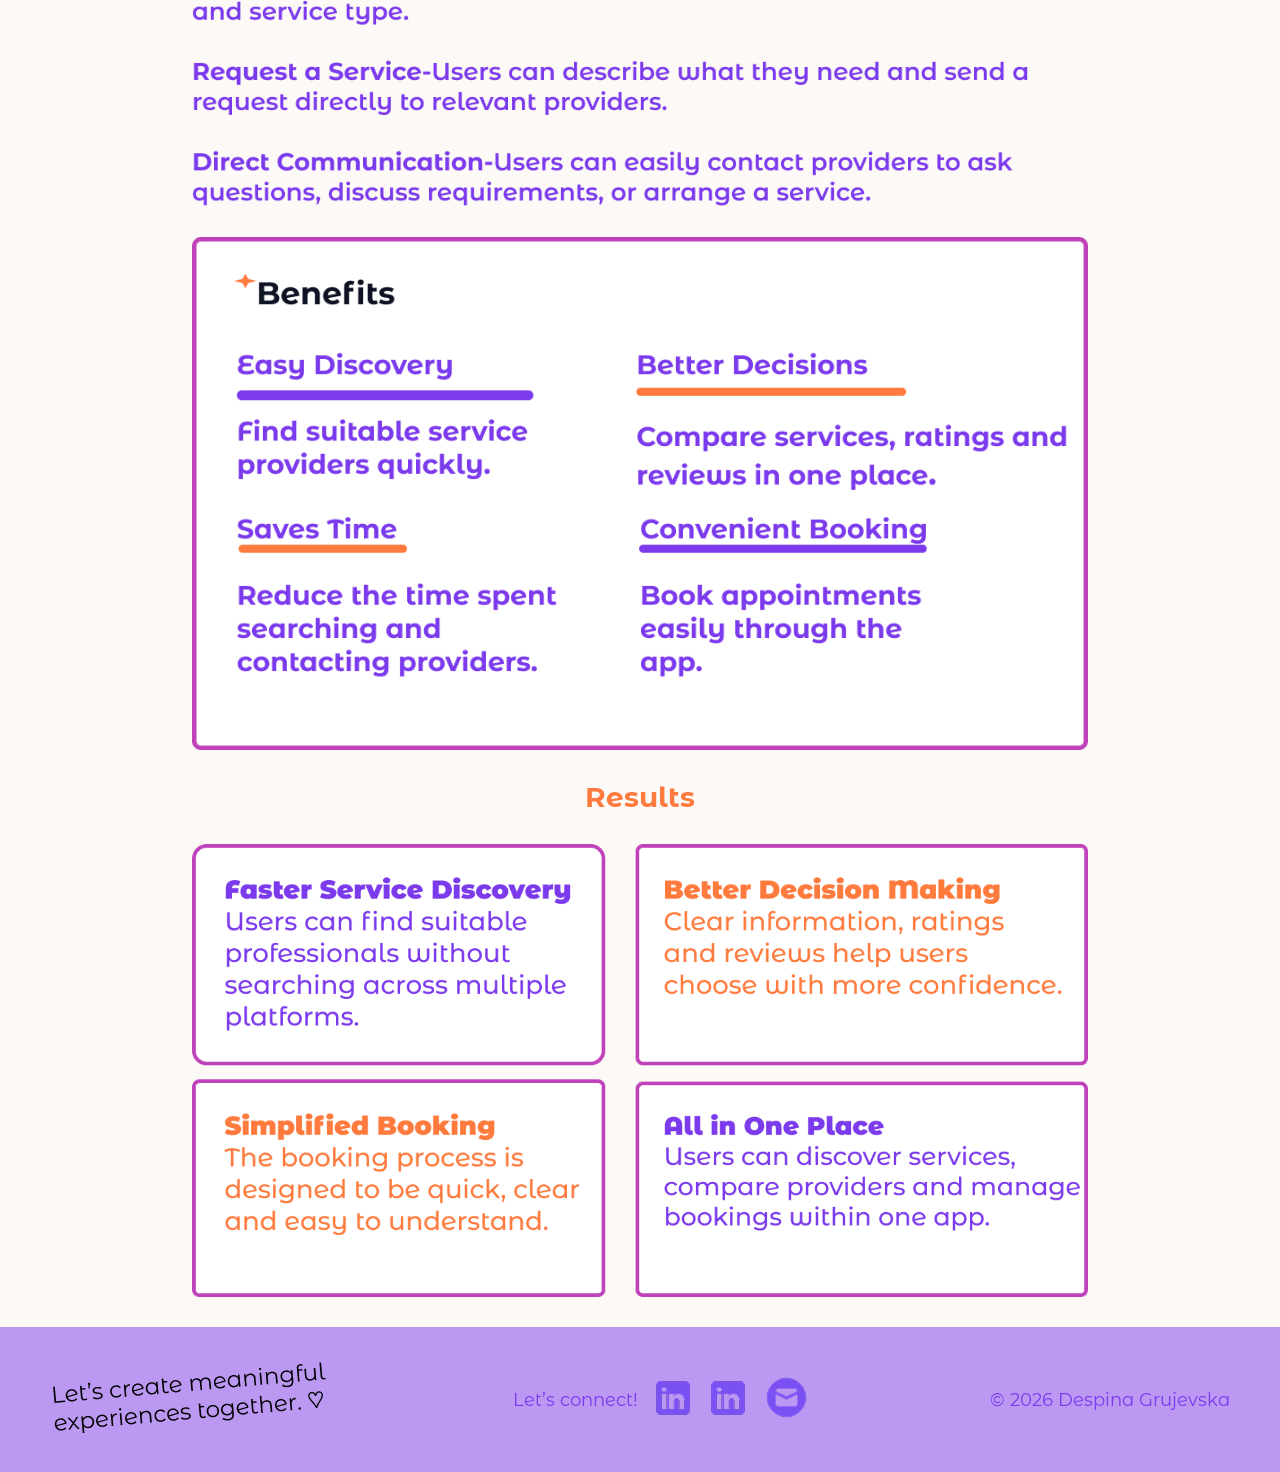
<file: cs-servicehub.html>
<!DOCTYPE html>
<html lang="en">

<head>
  <meta charset="UTF-8">
  <meta name="viewport" content="width=device-width, initial-scale=1.0">
  <title>Grujevska Portfolio | ServiceHub</title>
  <link rel="stylesheet" href="main.css">
  <link rel="icon" href="images/flaticon.png">
</head>

<body>
  <header>
    <a href="index.html" class="logo">
      <img src="images/dg.svg" alt="logo">
    </a>
    <nav>
      <a href="index.html#hero"><span>About me</span></a>
      <a href="index.html#projects" class="active"><span>Projects</span></a>
      <a href="index.html#contact"><span>Contacts</span></a>
      <a href="mailto:despinagrujevska239@gmail.com"><img src="images/icon-mail.png" alt="mail"></a>
    </nav>
  </header>
  <main>
    <section class="p-hero">
      <div class="p-hero-info">
        <h2>SERVICEHUB</h2>
        <span>Service Discovery & Booking App</span>
        <h2>Timeline</h2>
        <span>August 2026</span>
        <h2>Tools</h2>
        <span>Figma</span>
      </div>
      <div class="p-hero-img">
        <img src="images/servicehub/sh-hero.png" alt="hero">
      </div>
      <div class="p-hero-role">
        <h2>Role</h2>
        <span> UX/UI Research</span>
        <span> UX/UI Design</span>
        <span> User Persona</span>
        <span> User Flow</span>
        <span> Wireframing</span>
        <span> Prototyping</span>
        <span> Usability Testing</span>
      </div>
    </section>
    <section class="p-info">
      <h2>Project overview</h2>
      <p>
        ServiceHub is a mobile application that helps users quickly discover, compare and book local services in one
        place.
        The app makes it easier to find trusted professionals, explore available services and manage bookings.</p>
      <h2>Problem</h2>
      <p>Finding a reliable service provider can be time-consuming and frustrating.
        Users often need to search through social media, websites and recommendations before finding the right
        professional.
        ServiceHub brings this process together in one simple platform.</p>
      <h2>Pain points</h2>
      <ul>
        <li>Difficult to find reliable professionals</li>
        <li>Information is scattered across different platforms</li>
        <li>Lack of clear service details</li>
        <li>Difficult to compare options</li>
        <li>Time-consuming communication and booking</li>
        <li>Unclear availability and pricing</li>
      </ul>
    </section>
    <section class="p-elements">
      <h2>Wirefrime</h2>
      <img src="images/servicehub/sh-wireframe.png" alt="Wirefrime">
      <img src="images/servicehub/sh-competitor.png" alt="competitor analisys">
      <h2 class="subtitle-orange">User Flow</h2>
      <img src="images/servicehub/sh-styleguide.png" alt="styleguide">
      <h2>Solution</h2>
      <img src="images/servicehub/sh-solution.png" alt="solution">
      <img src="images/servicehub/sh-benefits.png" alt="benefits">
      <h2 class="subtitle-orange">Results</h2>
      <img src="images/servicehub/sh-results.png" alt="resaults">
    </section>
  </main>
  <footer id="contact">
    <div class="footer-deco">
      <img src="images/fouter-deco.png" alt="deco">
    </div>
    <div class="footer-contacts">
      <p>Let’s connect!</p>
      <a href="https://www.instagram.com/d.grujevska"><img src="images/linkedin.png" alt="instagram"></a>
      <a
        href="https://www.linkedin.com/in/despina-grujevska-15b585445?utm_source=share_via&utm_content=profile&utm_medium=member_ios"><img
          src="images/linkedin.png" alt="linkedin"></a>
      <a href="mailto:despinagrujevska239@gmail.com"><img src="images/icon-mail.png" alt="mail"></a>
    </div>
    <div class="footer-rights">
      <p>© 2026 Despina Grujevska</p>
    </div>
  </footer>
</body>

</html>
</file>
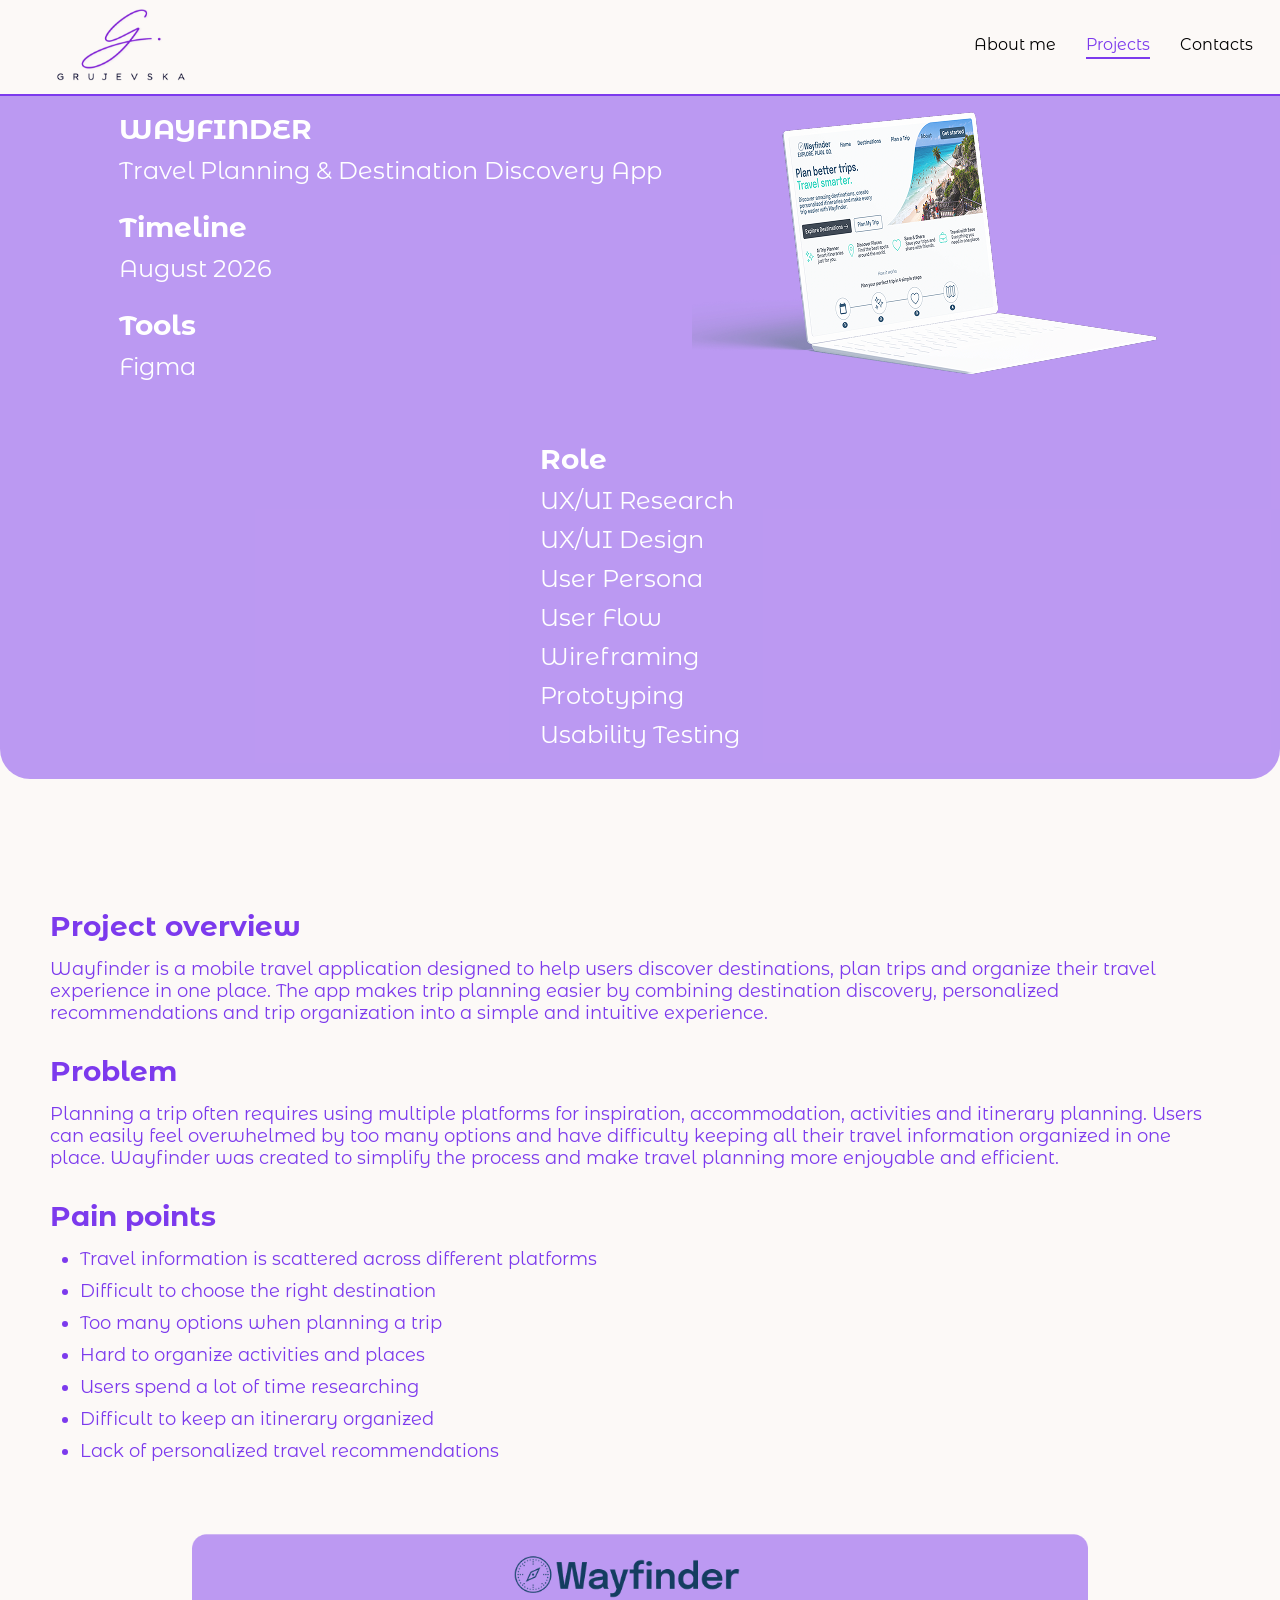
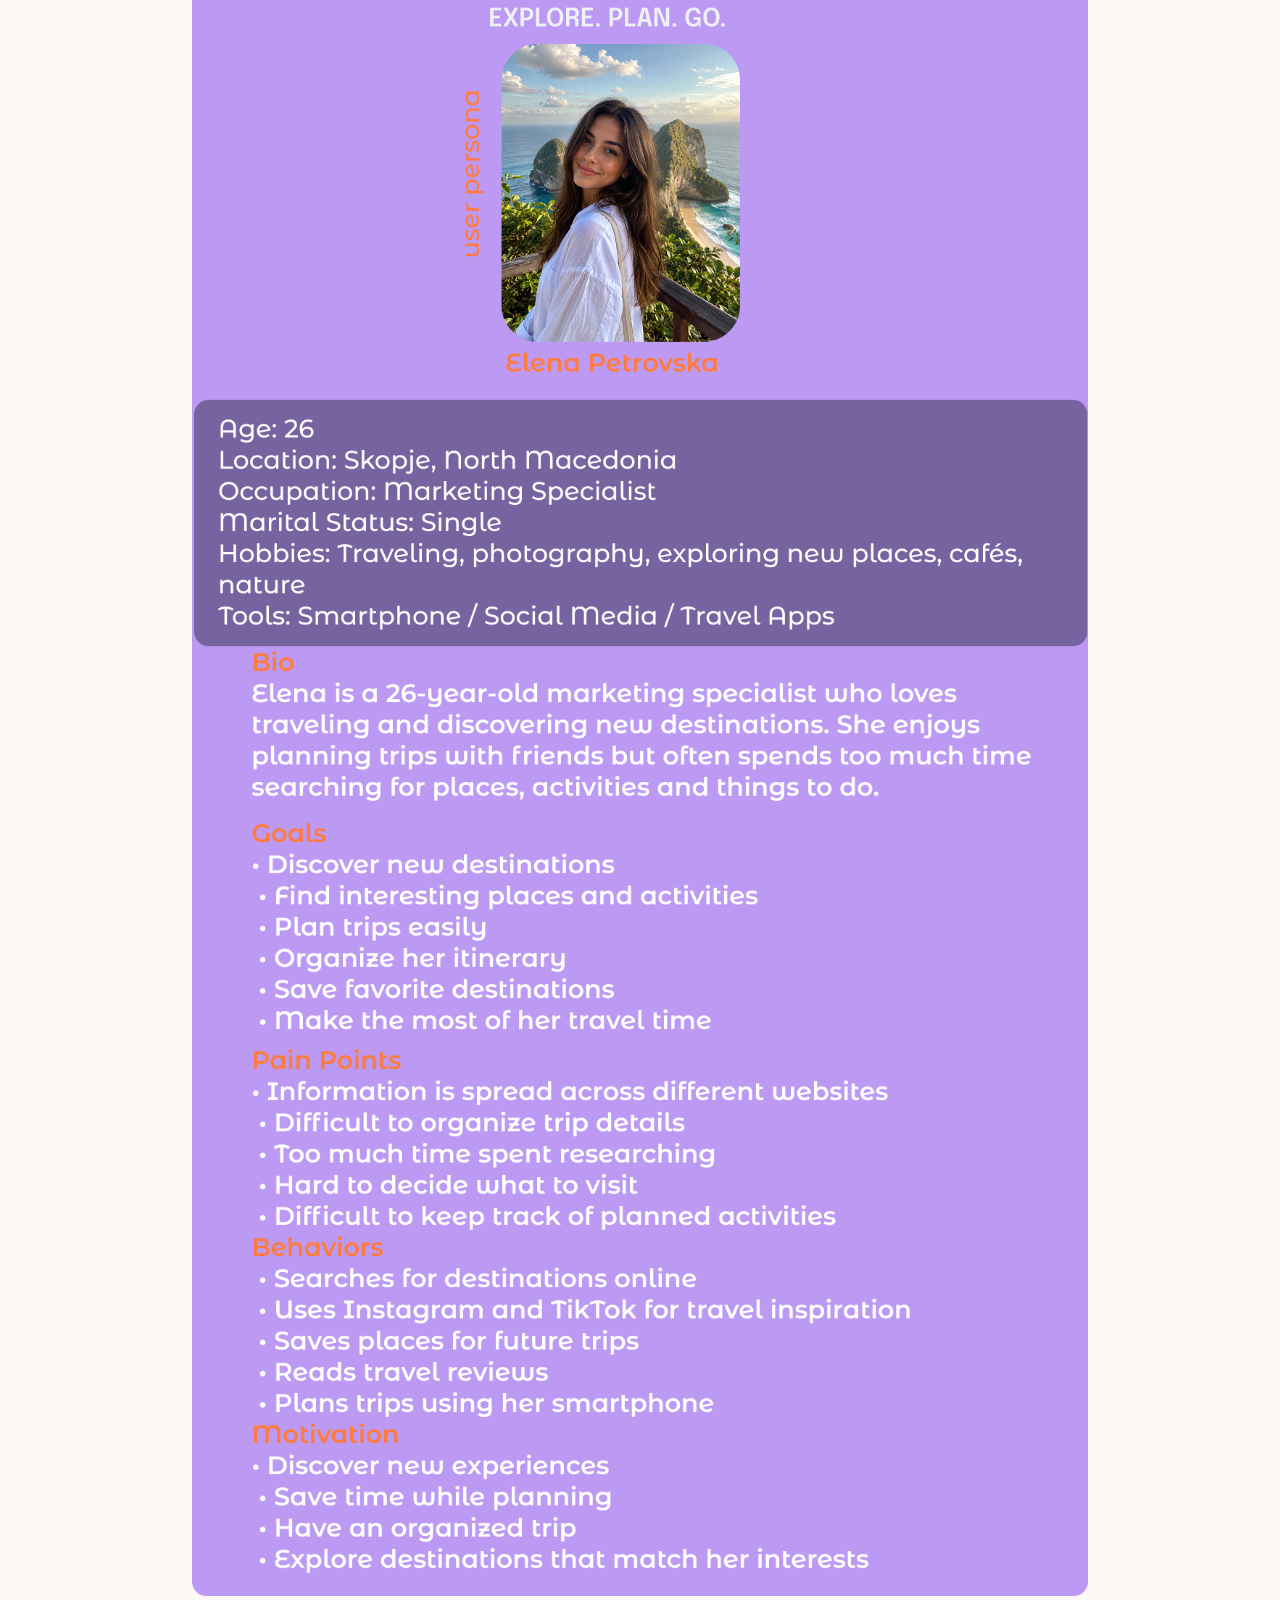
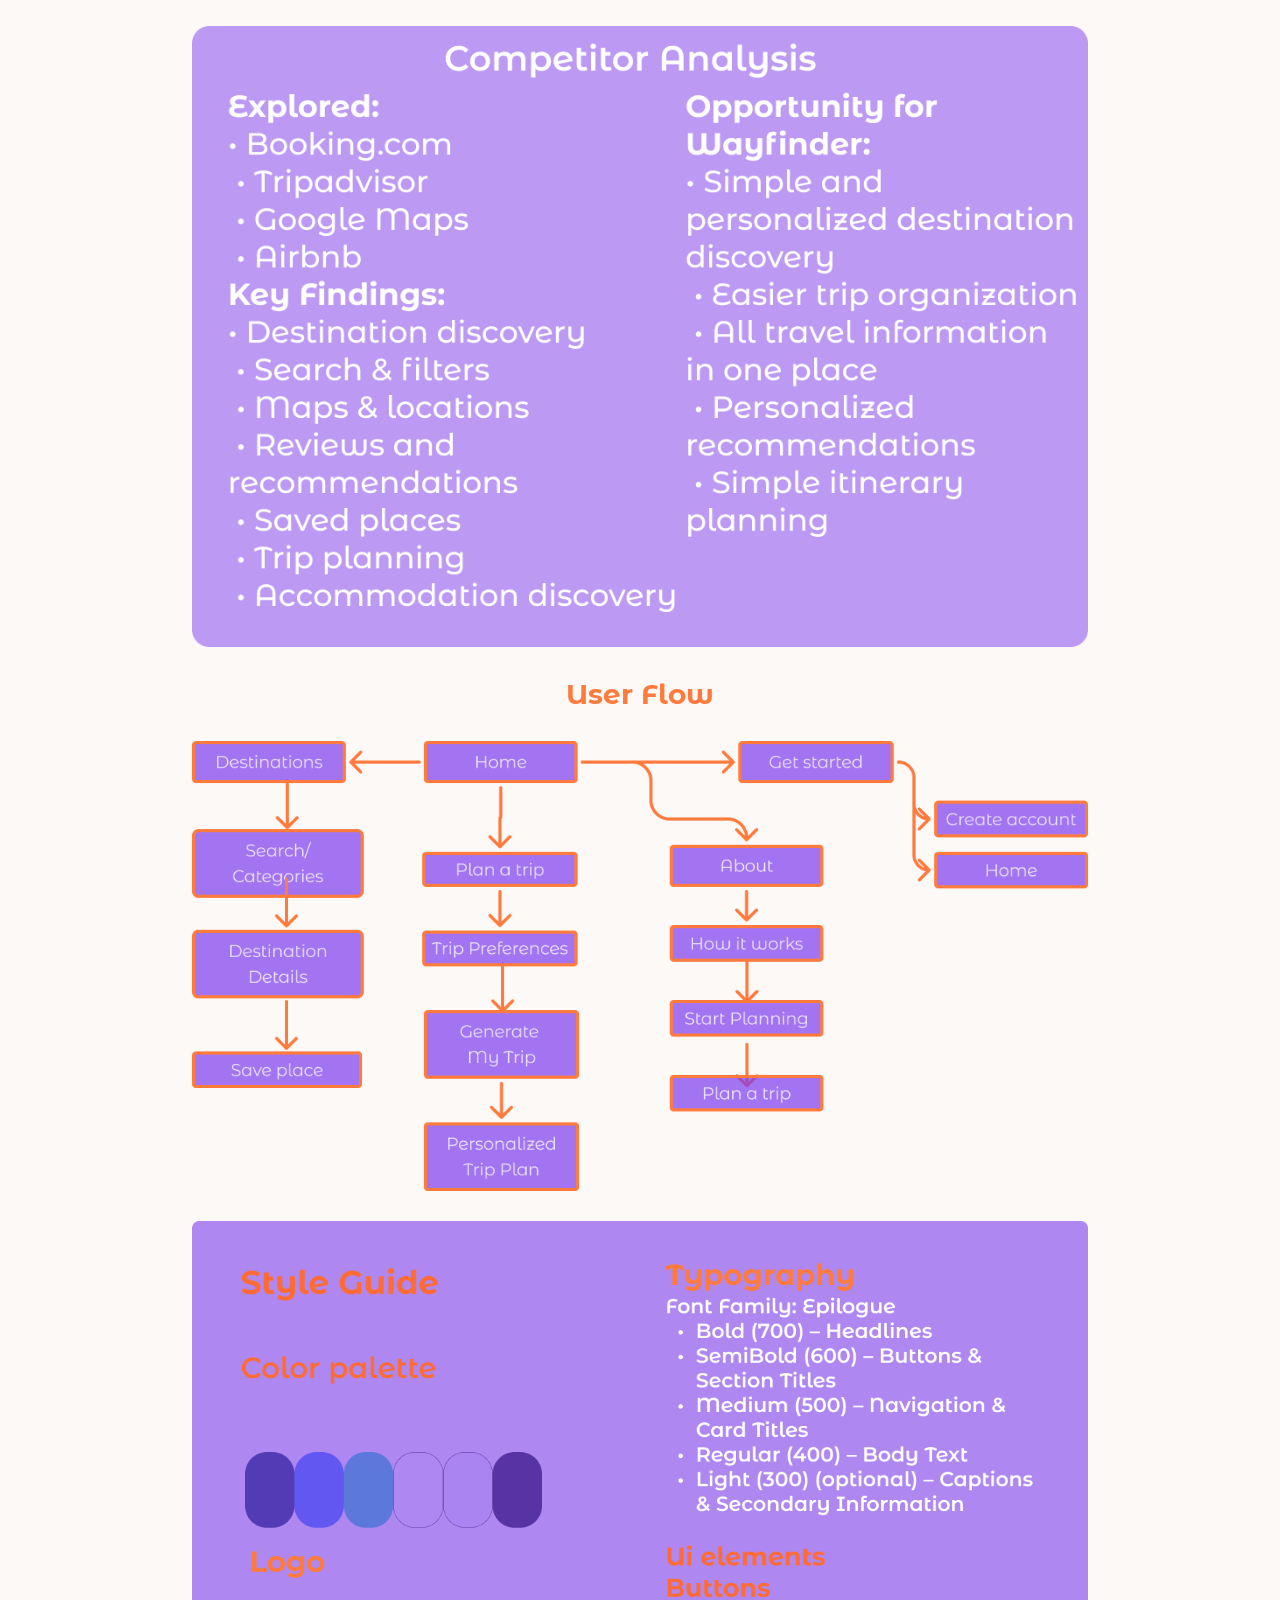
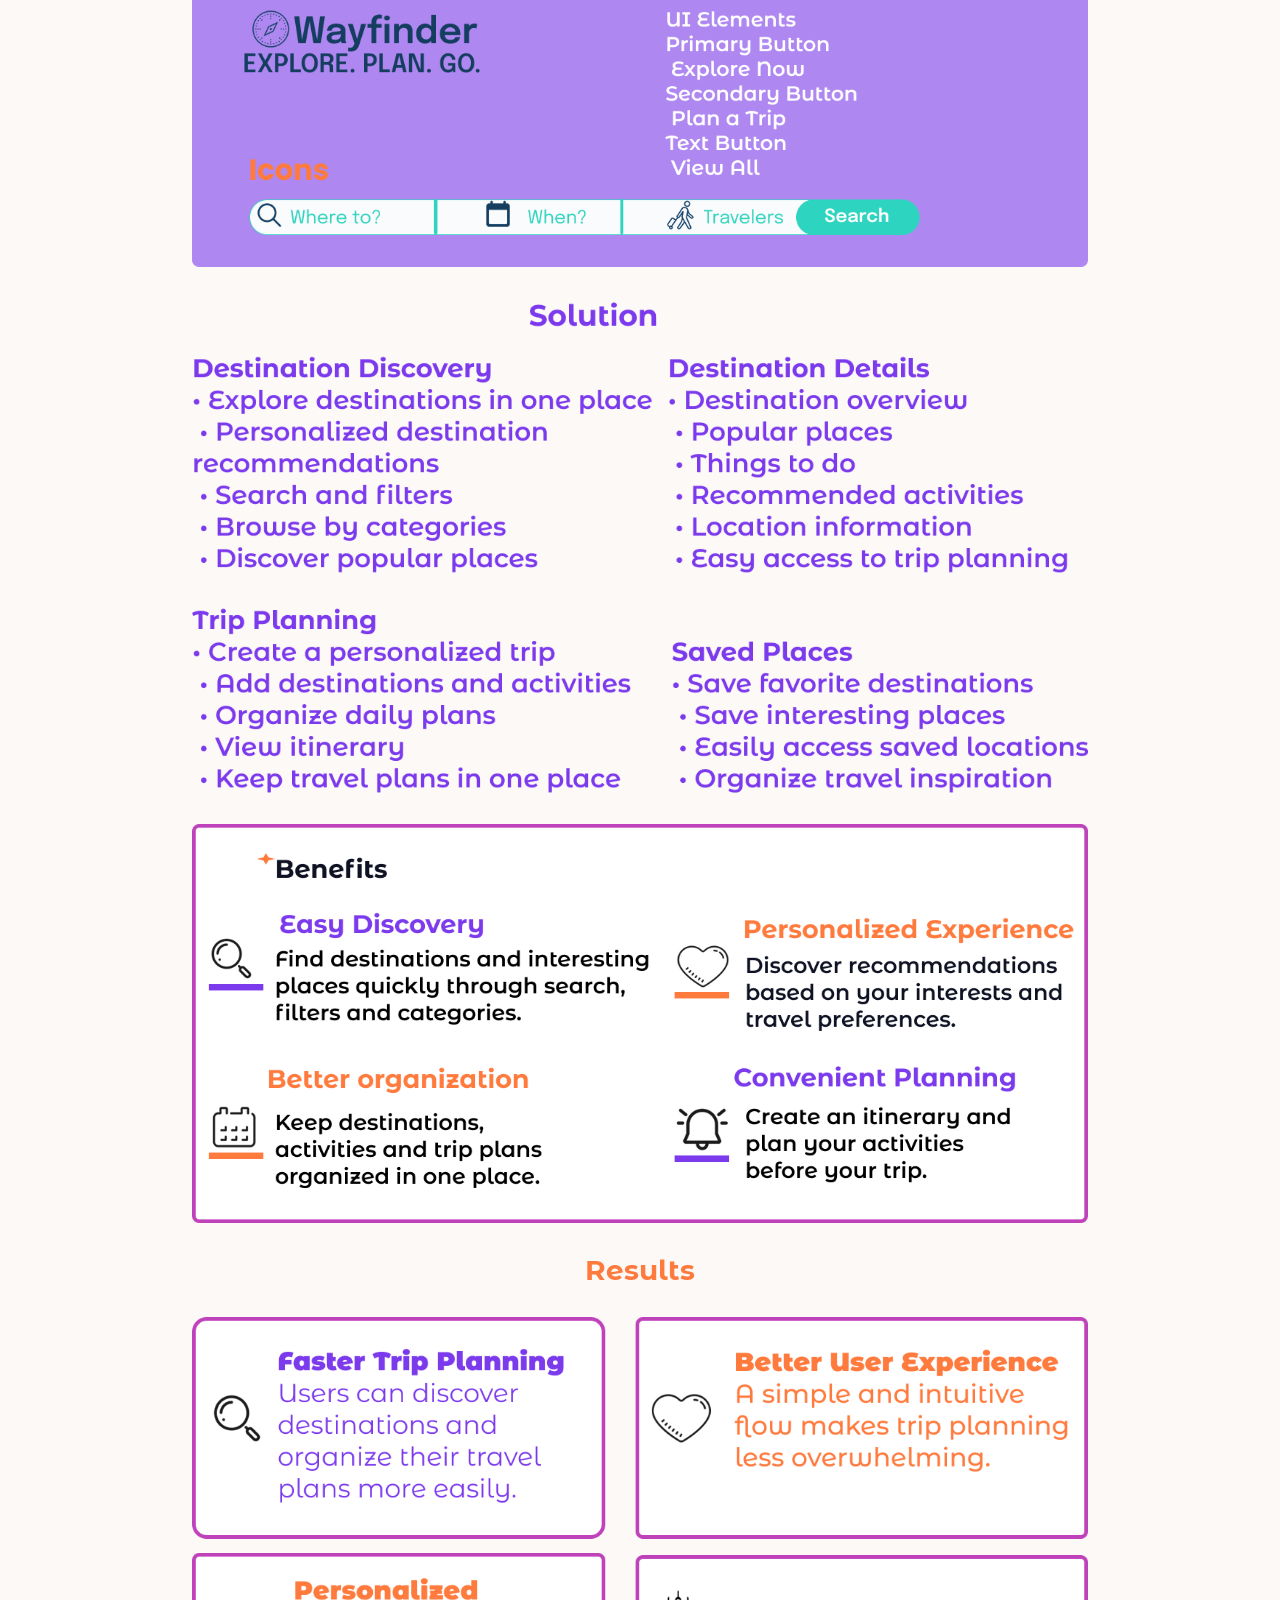
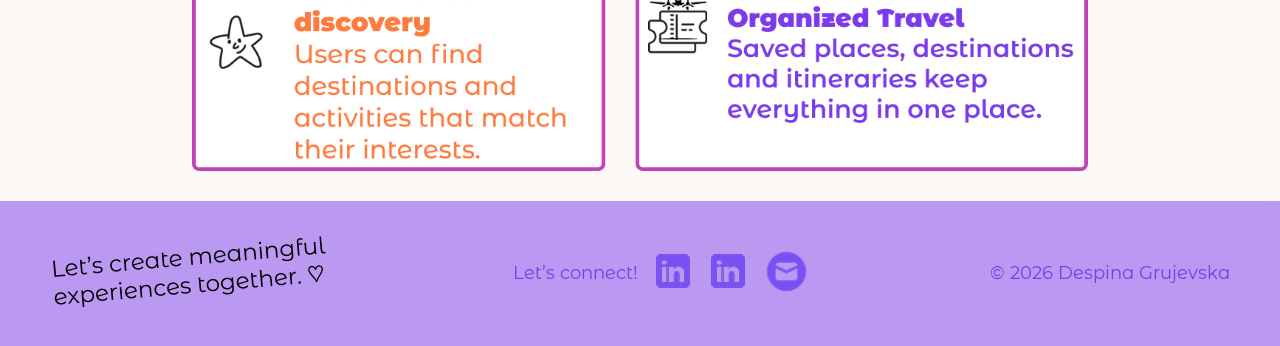
<file: cs-wayfinder.html>
<!DOCTYPE html>
<html lang="en">

<head>
  <meta charset="UTF-8">
  <meta name="viewport" content="width=device-width, initial-scale=1.0">
  <title>Grujevska Portfolio | Wayfinder</title>
  <link rel="stylesheet" href="main.css">
  <link rel="icon" href="images/flaticon.png">
</head>

<body>
  <header>
    <a href="index.html" class="logo">
      <img src="images/dg.svg" alt="logo">
    </a>
    <nav>
      <a href="index.html#hero"><span>About me</span></a>
      <a href="index.html#projects" class="active"><span>Projects</span></a>
      <a href="index.html#contact"><span>Contacts</span></a>
      <a href="mailto:despinagrujevska239@gmail.com"><img src="images/icon-mail.png" alt="mail"></a>
    </nav>
  </header>
  <main>
    <section class="p-hero">
      <div class="p-hero-info">
        <h2>WAYFINDER</h2>
        <span>Travel Planning & Destination Discovery App</span>
        <h2>Timeline</h2>
        <span>August 2026</span>
        <h2>Tools</h2>
        <span>Figma</span>
      </div>
      <div class="p-hero-img">
        <img src="images/wayfinder/wf-hero.png" alt="hero">
      </div>
      <div class="p-hero-role">
        <h2>Role</h2>
        <span> UX/UI Research</span>
        <span> UX/UI Design</span>
        <span> User Persona</span>
        <span> User Flow</span>
        <span> Wireframing</span>
        <span> Prototyping</span>
        <span> Usability Testing</span>
      </div>
    </section>
    <section class="p-info">
      <h2>Project overview</h2>
      <p>
        Wayfinder is a mobile travel application designed to help users discover destinations, plan trips and organize
        their travel experience in one place.
        The app makes trip planning easier by combining destination discovery, personalized recommendations and trip
        organization into a simple and intuitive experience.</p>
      <h2>Problem</h2>
      <p>Planning a trip often requires using multiple platforms for inspiration, accommodation, activities and
        itinerary planning.
        Users can easily feel overwhelmed by too many options and have difficulty keeping all their travel information
        organized in one place.
        Wayfinder was created to simplify the process and make travel planning more enjoyable and efficient.</p>
      <h2>Pain points</h2>
      <ul>
        <li>Travel information is scattered across different platforms</li>
        <li>Difficult to choose the right destination</li>
        <li>Too many options when planning a trip</li>
        <li>Hard to organize activities and places</li>
        <li>Users spend a lot of time researching</li>
        <li>Difficult to keep an itinerary organized</li>
        <li>Lack of personalized travel recommendations</li>
      </ul>
    </section>
    <section class="p-elements">
      <img src="images/wayfinder/wf-userpersona.png" alt="user persona">
      <img src="images/wayfinder/wf-competitor.png" alt="competitor analisys">
      <h2 class="subtitle-orange">User Flow</h2>
      <img src="images/wayfinder/wf-userflow.png" alt="userflow">
      <img src="images/wayfinder/wf-styleguide.png" alt="styleguide">
      <img src="images/wayfinder/wf-solution.png" alt="solution">
      <img src="images/wayfinder/wf-benefits.png" alt="benefits">
      <h2 class="subtitle-orange">Results</h2>
      <img src="images/wayfinder/wf-resoults.png" alt="resaults">
    </section>
  </main>
  <footer id="contact">
    <div class="footer-deco">
      <img src="images/fouter-deco.png" alt="deco">
    </div>
    <div class="footer-contacts">
      <p>Let’s connect!</p>
      <a href="https://www.instagram.com/d.grujevska"><img src="images/linkedin.png" alt="instagram"></a>
      <a
        href="https://www.linkedin.com/in/despina-grujevska-15b585445?utm_source=share_via&utm_content=profile&utm_medium=member_ios"><img
          src="images/linkedin.png" alt="linkedin"></a>
      <a href="mailto:despinagrujevska239@gmail.com"><img src="images/icon-mail.png" alt="mail"></a>
    </div>
    <div class="footer-rights">
      <p>© 2026 Despina Grujevska</p>
    </div>
  </footer>
</body>

</html>
</file>
<file: main.css>
/* Fonts */
@font-face {
  font-family: "Montserrat";
  src: url(fonts/MontserratAlternates-Light.woff2);
  font-weight: 300;
}

@font-face {
  font-family: "Montserrat";
  src: url(fonts/MontserratAlternates-Regular.woff2);
  font-weight: 400;
}

@font-face {
  font-family: "Montserrat";
  src: url(fonts/MontserratAlternates-Medium.woff2);
  font-weight: 600;
}

@font-face {
  font-family: "Montserrat";
  src: url(fonts/MontserratAlternates-SemiBold.woff2);
  font-weight: 600;
}

@font-face {
  font-family: "Montserrat";
  src: url(fonts/MontserratAlternates-Bold.woff2);
  font-weight: 700;
}

/* Reset */
* {
  margin: 0;
  border: 0;
  padding: 0;
  background-color: transparent;
  text-decoration: none;
  list-style: none;
  font-family: "Montserrat";
}

body {
  background-color: #FCF9F7;
}

html {
  scroll-behavior: smooth;
}

/* Header */
header {
  display: flex;
  justify-content: space-between;
  flex-wrap: wrap;
  padding: 5px 50px;
  border-bottom: 2px solid #7C3AED;
  background-color: #FCF9F7;
}

.logo img {
  height: 80px;
  width: auto;
}

nav {
  display: flex;
  align-items: center;
  gap: 30px;
}

nav a {
  cursor: pointer;
  position: relative;
  width: fit-content;
  padding-bottom: 5px;
  overflow: hidden;
  color: #000000;
}

nav a.active {
  color: #7C3AED;
}

nav a.active:before {
  transform: translateX(0);
}

nav a:before {
  content: "";
  width: calc(100% + 8px);
  border-bottom: 2px solid #7C3AED;
  height: 2px;
  display: block;
  position: absolute;
  bottom: 0;
  left: -4px;
  transform: translateX(-100%);
  transition: transform .5s ease-in-out;
}

nav a:hover:before {
  transform: translateX(0);
  transition: transform .5s ease-in-out;
}

/* Footer */
footer {
  display: flex;
  align-items: center;
  justify-content: space-between;
  padding: 30px 50px;
  background-color: #7C3AED80;
  gap: 30px;
  flex-wrap: wrap;
}

.footer-contacts {
  display: flex;
  align-items: center;
  gap: 15px;
}

/* Hero */
.hero-section-top {
  display: flex;
  gap: 30px;
  flex-wrap: wrap;
  padding: 50px;
  justify-content: space-between;
  align-items: center;
}

.hero-info {
  max-width: 60%;
  display: flex;
  flex-direction: column;
  gap: 10px;
}

h1 {
  color: #7C3AED;
  font-size: 36px;
}

h2 {
  color: #7C3AED;
  font-size: 28px;

}

p {
  color: #7C3AED;
  font-size: 18px;
}

.hero-points {
  display: flex;
  justify-content: center;
  flex-wrap: wrap;
  gap: 50px;
}

.hp {
  display: flex;
  gap: 15px;
  align-items: center;
}

#projects {
  padding: 50px;
  display: grid;
  grid-template-columns: 1fr 1fr;
  gap: 20px;
}

.project-item {
  display: flex;
  gap: 15px;
  background-color: #7C3AED99;
  padding: 15px;
  align-items: center;
  border-radius: 10px;
}

.project-info h2,
.project-info p {
  color: #000000;
  font-size: 18px;
  padding-bottom: 10px;
}

/* Case Study */

.p-hero {
  display: flex;
  gap: 30px;
  align-items: center;
  justify-content: center;
  flex-wrap: wrap;
  background-color: #7C3AED80;
  border-radius: 30px;
  padding: 30px;
  margin: 50px 0;
}

.p-hero-info,
.p-hero-role {
  display: flex;
  flex-direction: column;
  gap: 10px;
}

.p-hero-info h2,
.p-hero-role h2 {
  color: #FFFFFF;
  font-size: 28px;
  margin-top: 15px;
}

.p-hero-info span,
.p-hero-role span {
  color: #FFFFFF;
  font-size: 24px;
}

.p-info {
  padding: 50px;
}

.p-info h2 {
  margin: 30px 0 15px;
}

.p-info ul {
  margin-left: 30px;
}

.p-info li {
  color: #7C3AED;
  font-size: 18px;
  list-style: disc;
  padding-bottom: 10px;
}

.p-elements img {
  width: 70%;
  height: auto;
  margin: 0 auto;
}

.p-elements {
  display: flex;
  flex-direction: column;
  gap: 30px;
  align-items: center;
  margin-bottom: 30px;
}

.subtitle-orange {
  color: #FF7A3D;
}


header {
  position: fixed;
  top: 0;
  left: 0;
  width: 100%;
  z-index: 1000;
  transition: transform 0.3s ease;
}

header.header-hidden {
  transform: translateY(-100%);
}
</file>
